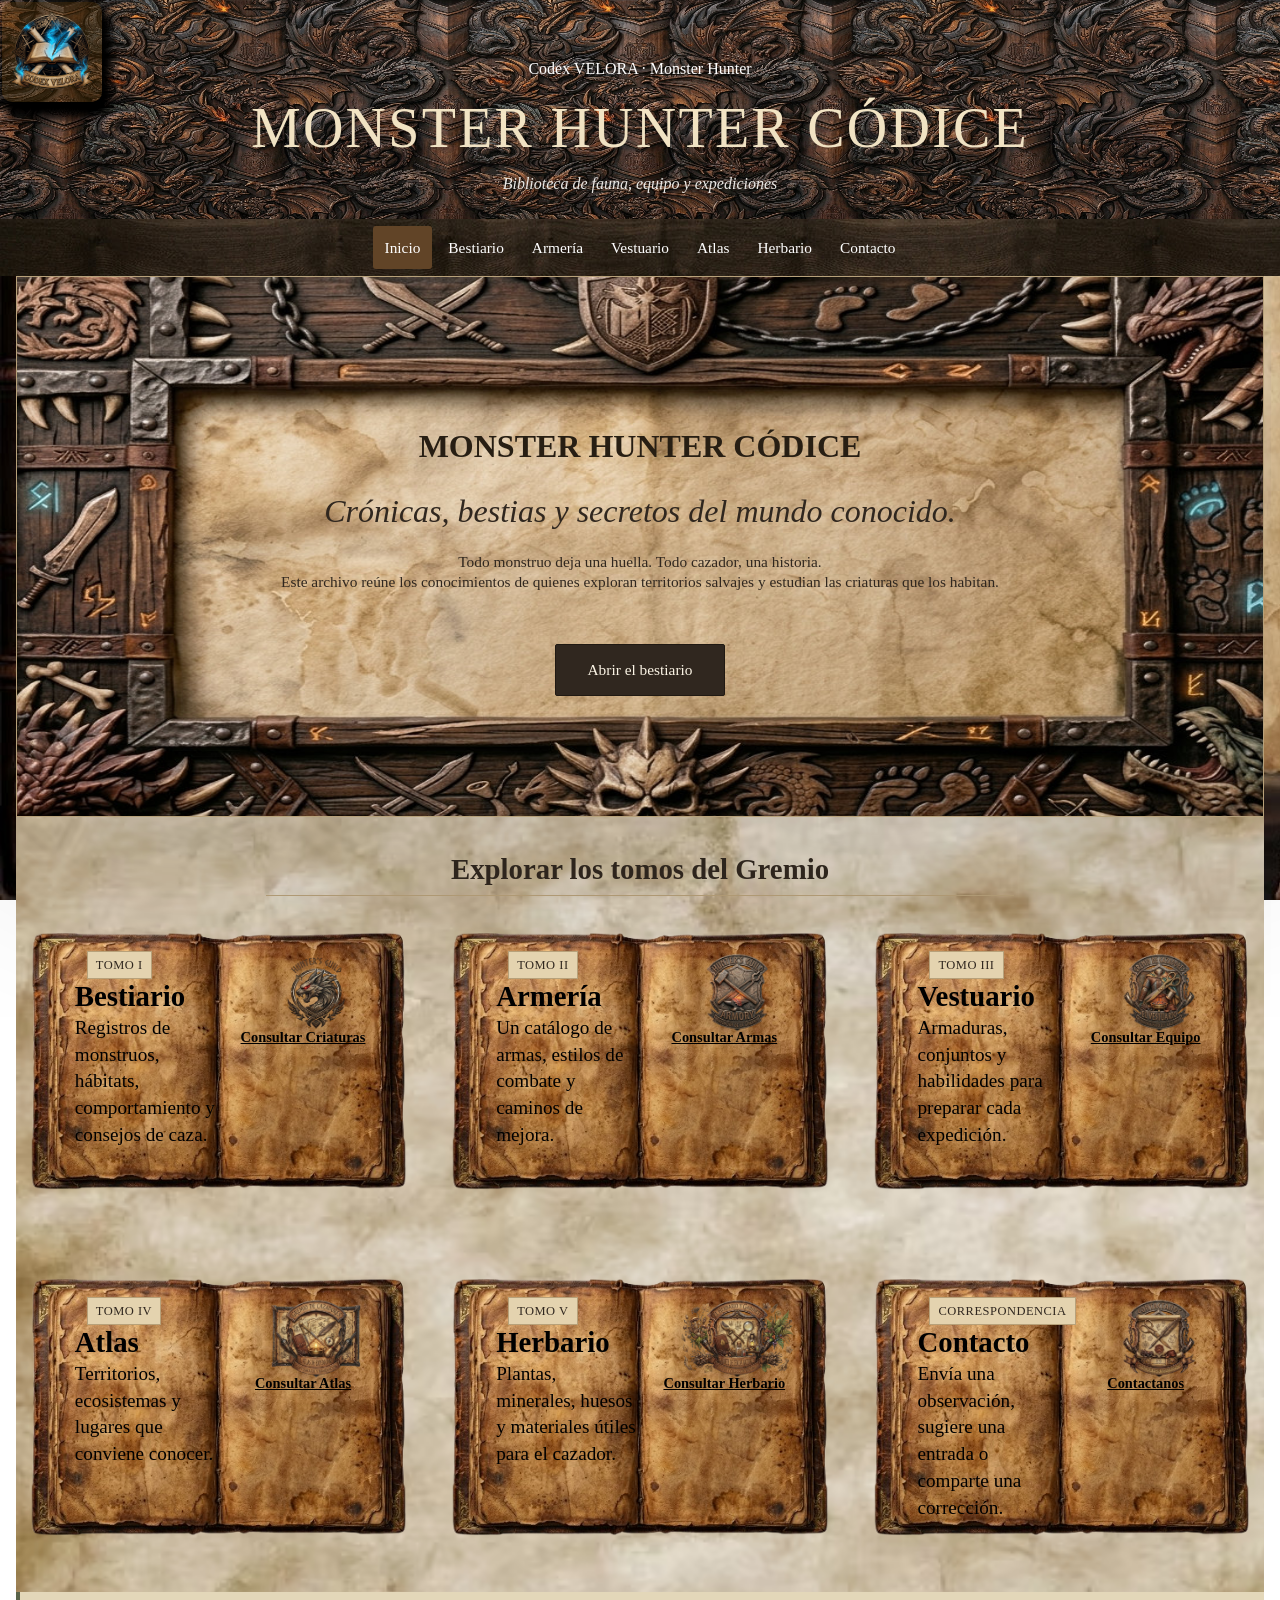
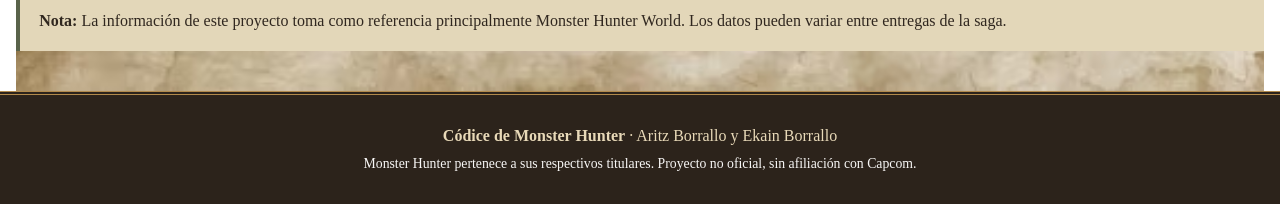
<file: index.html>
<!DOCTYPE html>
<html lang="es">
<!--CONFIGURACION-->

<head>
  <meta charset="utf-8">
  <meta name="viewport" content="width=device-width, initial-scale=1">
  <meta name="description"
    content="Todo lo que necesitas para entender Monster Hunter: bestiario, armeria, vestuario, herbario y atlas en un solo lugar.">
  <title>MONSTER HUNTER CÓDICE</title>
  <link rel="stylesheet" href="Diseño/Estilos/estilos.css">
  <link rel="stylesheet" href="Diseño/Estilos/propio.css">
  <link rel="icon" type="image/png" href="Media/Imagenes/Logo-Empresa.png">
</head>
<!--{PAGINA}-->

<body>
  <!-- ==========================================
                  ENCABEZADO
  ========================================== -->
  <a class="Logo-navegador" href="#contenido"><img src="Media/Imagenes/Logo-Empresa.png" alt="Logo de la Empresa"></a>
  <!-- ======================== TITULAR ======================== -->
  <header class="site-header">
    <div class="header-inner">
      <p class="eyebrow">Codex VELORA · Monster Hunter</p>
      <p class="site-title">MONSTER HUNTER CÓDICE</p>
      <p class="site-subtitle">Biblioteca de fauna, equipo y expediciones</p>
    </div>
  </header>
  <!-- ======================== MENU ======================== -->
  <nav class="site-nav" aria-label="Navegación principal">
    <div class="nav-inner">
      <a href="index.html" aria-current="page">Inicio</a>
      <a href="Web/Paginas/bestiario.html">Bestiario</a>
      <a href="Web/Paginas/armeria.html">Armería</a>
      <a href="Web/Paginas/vestuario.html">Vestuario</a>
      <a href="Web/Paginas/atlas.html">Atlas</a>
      <a href="Web/Paginas/herbario.html">Herbario</a>
      <a href="Web/Paginas/contacto.html">Contacto</a>
    </div>
  </nav>

  <!-- ==========================================
                  CUERPO
  ========================================== -->
  <main id="contenido">
    <!-- ======================== PANEL PRINCIPAL ======================== -->
    <section class="paper-panel hero panel">
      <h1 id="titulo-bajo">MONSTER HUNTER CÓDICE</h1>
      <p class="lead" id="subtitulo"><em>Crónicas, bestias y secretos del mundo conocido.</em></p>
      <p class="centro" id="texto-inicio">Todo monstruo deja una huella. Todo cazador, una historia. <br> Este archivo
        reúne los
        conocimientos de quienes
        exploran territorios salvajes y estudian las criaturas que los habitan.</p><br>
      <a class="button-link" href="Web/Paginas/bestiario.html">Abrir el bestiario</a>
    </section>
    <!-- ======================== LIBRERIA ======================== -->
    <h2 class="section-heading centro"> <br>Explorar los tomos del Gremio</h2>
    <section class="card-grid-libros" aria-label="Secciones del archivo">
      <article class="Fondo-libro"><span class="card-icon" aria-hidden="true"></span><span class="tomo">Tomo
          I</span>
        <h2>Bestiario</h2>
        <img class="iconos" src="Media/Imagenes/Bestiario-icono-new.png" alt="Icono del Bestiario">
        <p>Registros de monstruos, hábitats, comportamiento y consejos de caza.</p><a
          href="Web/Paginas/bestiario.html">Consultar Criaturas </a>
      </article>
      <article class="Fondo-libro"><span class="card-icon" aria-hidden="true"></span><span class="tomo">Tomo II</span>
        <h2>Armería</h2>
        <img class="iconos" src="Media/Imagenes/Armeria-icono.png" alt="Icono de la Armería">
        <p>Un catálogo de armas, estilos de combate y caminos de mejora.</p><a href="Web/Paginas/armeria.html">Consultar
          Armas </a>
      </article>
      <article class="Fondo-libro"><span class="card-icon" aria-hidden="true"></span><span class="tomo">Tomo
          III</span>
        <h2>Vestuario<br> </h2>
        <img class="iconos" src="Media/Imagenes/Vestuario-Gremio-icono.png" alt="Icono del Vestuario">
        <p>Armaduras, conjuntos y habilidades para preparar cada expedición.</p><a
          href="Web/Paginas/vestuario.html">Consultar Equipo</a><br>
      </article>
      <article class="Fondo-libro"><span class="card-icon" aria-hidden="true"></span><span class="tomo">Tomo
          IV</span>
        <h2>Atlas</h2>
        <img class="iconos" src="Media/Imagenes/Atlas-icono.png" alt="Icono del Atlas">
        <p>Territorios, ecosistemas y lugares que conviene conocer.</p><a href="Web/Paginas/atlas.html">Consultar
          Atlas</a>
      </article>
      <article class="Fondo-libro"><span class="card-icon" aria-hidden="true"></span><span class="tomo">Tomo V</span>
        <h2>Herbario <br></h2>
        <img class="iconos" src="Media/Imagenes/Herbario-Gabinete-icono.png" alt="Icono del Herbario">
        <p>Plantas, minerales, huesos y materiales útiles para el cazador.</p><a
          href="Web/Paginas/herbario.html">Consultar
          Herbario </a>
      </article>
      <article class="Fondo-libro"><span class="card-icon" aria-hidden="true"></span><span
          class="tomo">Correspondencia</span>
        <h2>Contacto</h2>
        <img class="iconos" src="Media/Imagenes/Contacto-icono.png" alt="Icono del Contacto">
        <p>Envía una observación, sugiere una entrada o comparte una corrección.</p><a
          href="Web/Paginas/contacto.html">Contactanos</a><br>
      </article>
    </section>
    <aside class="note"><strong>Nota:</strong> La información de este proyecto toma como referencia
      principalmente Monster Hunter World. Los datos pueden variar entre entregas de la saga.</aside>
  </main>

  <!-- ==========================================
                  FINAL
  ========================================== -->
  <footer class="site-footer">
    <div class="site-footer-inner">
      <p><strong>Códice de Monster Hunter</strong> · Aritz Borrallo y Ekain Borrallo</p>
      <p class="small-print2">Monster Hunter pertenece a sus respectivos titulares. Proyecto no oficial, sin afiliación
        con Capcom.</p>
    </div>
  </footer>
</body>

</html>
</file>
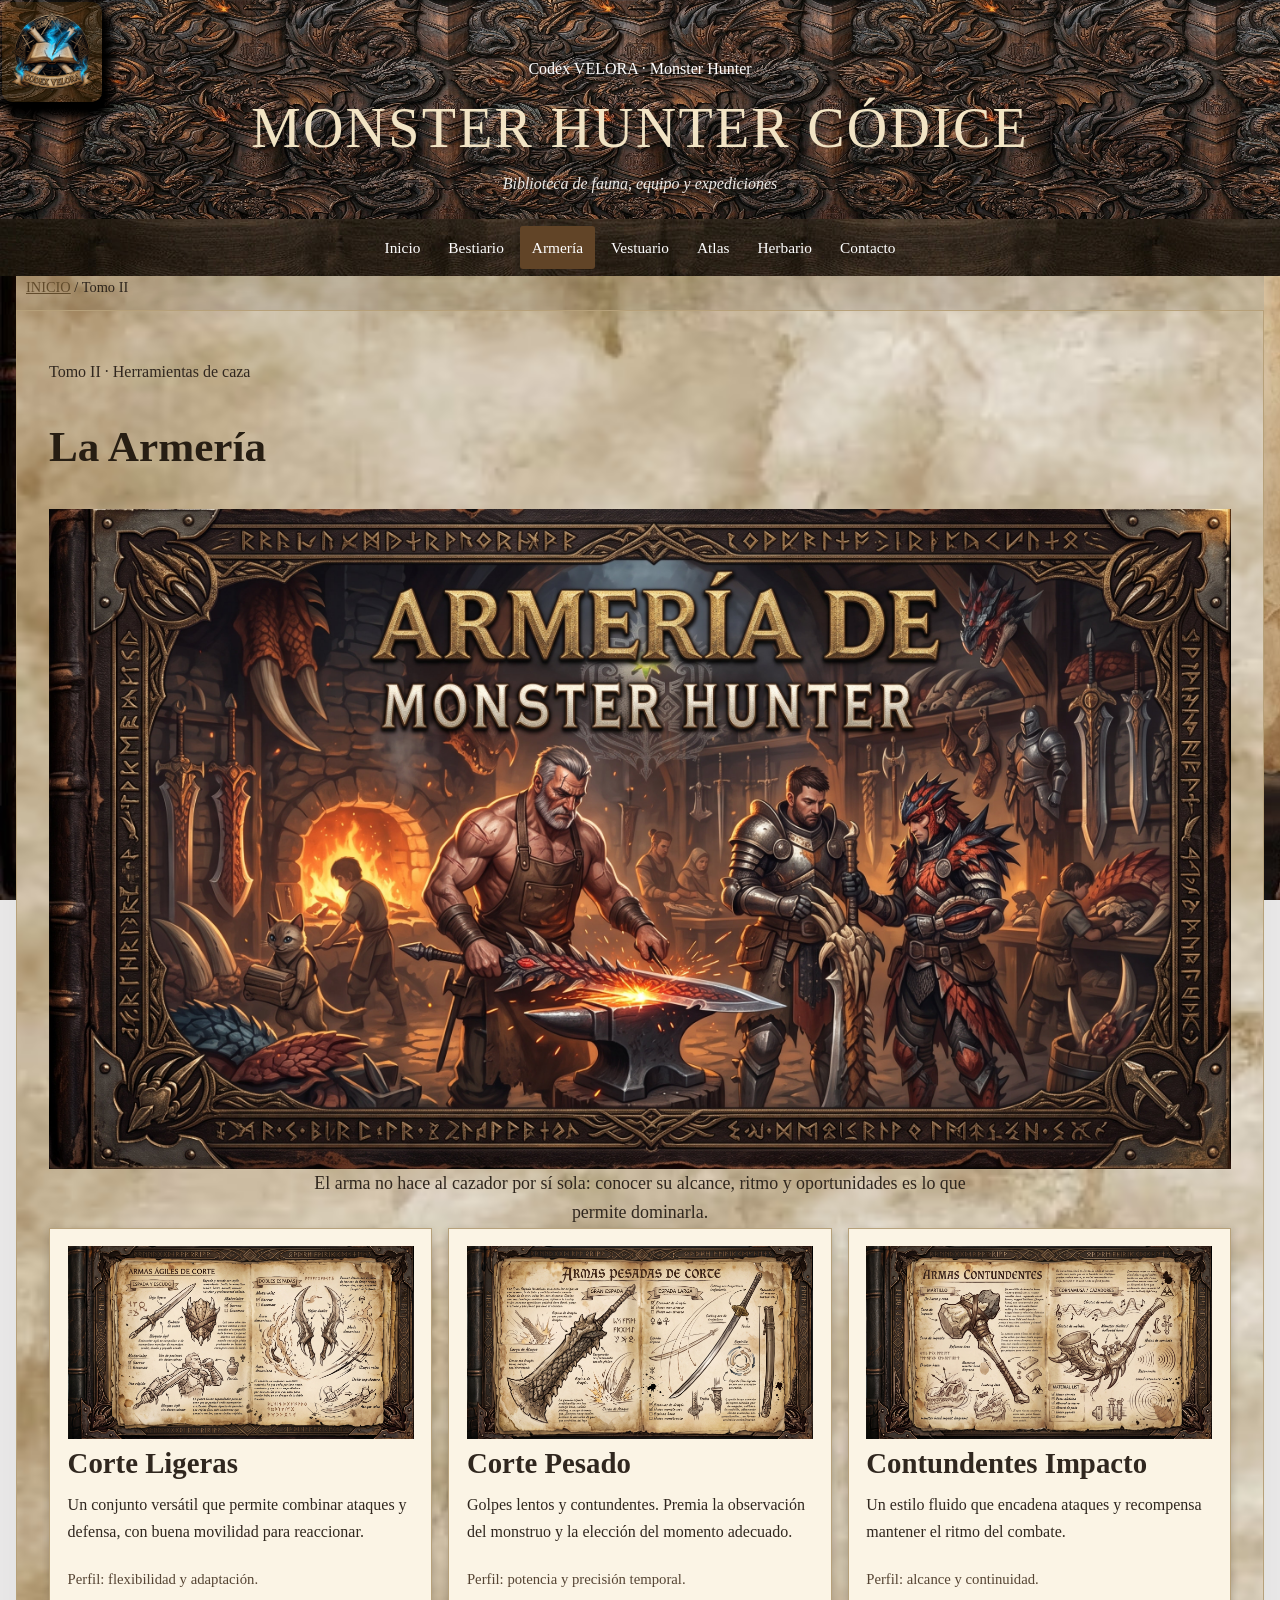
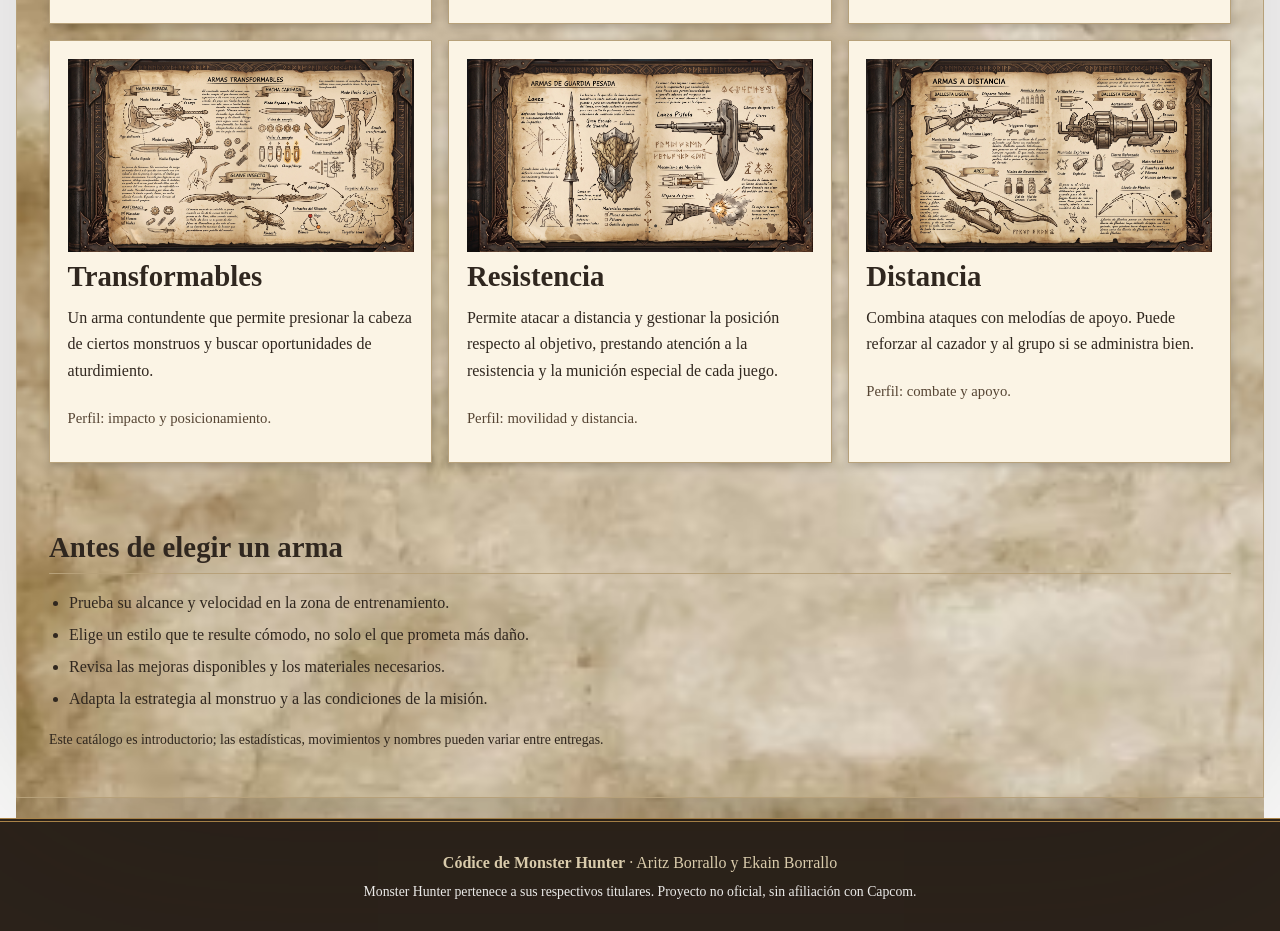
<file: Web/Paginas/armeria.html>
<!DOCTYPE html>
<html lang="es">
<!--CONFIGURACION-->

<head>
  <meta charset="utf-8">
  <meta name="viewport" content="width=device-width, initial-scale=1">
  <meta name="description"
    content="Descubre los tipos de armas de Monster Hunter, sus estilos de combate y ventajas antes de ir a una caceria.">
  <title>Armería | MONSTER HUNTER CÓDICE</title>
  <link rel="stylesheet" href="../../Diseño/Estilos/estilos.css">
  <link rel="stylesheet" href="../../Diseño/Estilos/propio.css">
  <link rel="icon" type="image/png" href="../../Media/Imagenes/Logo-Empresa.png">
</head>
<!--{PAGINA}-->

<body>
  <a class="Logo-navegador" href="#contenido"><img src="../../Media/Imagenes/Logo-Empresa.png" alt="Logo de la Empresa">
  </a>
  <header class="site-header">
    <div class="header-inner">
      <p class="eyebrow">Codex VELORA · Monster Hunter</p>
      <p class="site-title">MONSTER HUNTER CÓDICE</p>
      <p class="site-subtitle">Biblioteca de fauna, equipo y expediciones</p>
    </div>
  </header>
  <nav class="site-nav" aria-label="Navegación principal">
    <div class="nav-inner">
      <a href="../../index.html">Inicio</a>
      <a href="bestiario.html">Bestiario</a>
      <a href="armeria.html" aria-current="page">Armería</a>
      <a href="vestuario.html">Vestuario</a>
      <a href="atlas.html">Atlas</a>
      <a href="herbario.html">Herbario</a>
      <a href="contacto.html">Contacto</a>
    </div>
  </nav>

  <!-- ==========================================
                  CUERPO
  ========================================== -->
  <main id="contenido">
    <p class="breadcrumb"><a href="../../index.html">INICIO</a> / Tomo II</p>
    <section class="paper-panel">
      <!-- ======================== TITULAR ======================== -->
      <p class="eyebrow">Tomo II · Herramientas de caza</p>
      <h1>La Armería</h1>
      <!--|   PORTADA  |-->
      <div class="Portada">
        <img src="../../Media/Imagenes/Portada-Armeria.jpg" alt="Portada de la Armería">
      </div>
      <p class="lead">El arma no hace al cazador por sí sola: conocer su alcance, ritmo y oportunidades es lo que
        permite dominarla.</p>
      <!-- ======================== ARMAS ======================== -->
      <div class="card-grid">
        <!--|   ARMAS 1  |-->
        <article class="archive-card">
          <span class="card-icon" aria-hidden="true">
            <img src="../../Media/Imagenes/Armas-LigerasCorte.jpg" alt="Corte Ligeras">
          </span>
          <h2>Corte Ligeras</h2>
          <p>Un conjunto versátil que permite combinar ataques y defensa, con buena movilidad para reaccionar.</p>
          <p class="meta">Perfil: flexibilidad y adaptación.</p>
        </article>
        <!--|   ARMA 2  |-->
        <article class="archive-card">
          <span class="card-icon" aria-hidden="true">
            <img src="../../Media/Imagenes/Armas-PesadasCorte.jpg" alt="Corte Pesado">
          </span>
          <h2>Corte Pesado</h2>
          <p>Golpes lentos y contundentes. Premia la observación del monstruo y la elección del momento adecuado.</p>
          <p class="meta">Perfil: potencia y precisión temporal.</p>
        </article>
        <!--|   ARMAS 3  |-->
        <article class="archive-card">
          <span class="card-icon" aria-hidden="true">
            <img src="../../Media/Imagenes/Armas-Contundetes.jpg" alt="Contundentes">
          </span>
          <h2>Contundentes Impacto</h2>
          <p>Un estilo fluido que encadena ataques y recompensa mantener el ritmo del combate.</p>
          <p class="meta">Perfil: alcance y continuidad.</p>
        </article>
        <!--|   ARMAS 4  |-->
        <article class="archive-card">
          <span class="card-icon" aria-hidden="true">
            <img src="../../Media/Imagenes/Armas-Transformables.jpg" alt="Transformables">
          </span>
          <h2>Transformables</h2>
          <p>Un arma contundente que permite presionar la cabeza de ciertos monstruos y buscar oportunidades de
            aturdimiento.</p>
          <p class="meta">Perfil: impacto y posicionamiento.</p>
        </article>
        <!--|   ARMAS 5  |-->
        <article class="archive-card">
          <span class="card-icon" aria-hidden="true">
            <img src="../../Media/Imagenes//Armas-Resistencia.jpg" alt="Resistencia">
          </span>
          <h2>Resistencia</h2>
          <p>Permite atacar a distancia y gestionar la posición respecto al objetivo, prestando atención a la
            resistencia y la munición especial de cada juego.</p>
          <p class="meta">Perfil: movilidad y distancia.</p>
        </article>
        <!--|   ARMA 6  |-->
        <article class="archive-card">
          <span class="card-icon" aria-hidden="true">
            <img src="../../Media/Imagenes//Armas-Distancia.jpg" alt="Distancia">
          </span>
          <h2>Distancia</h2>
          <p>Combina ataques con melodías de apoyo. Puede reforzar al cazador y al grupo si se administra bien.</p>
          <p class="meta">Perfil: combate y apoyo.</p>
        </article>
      </div>
      <h2 class="section-heading"> <br>Antes de elegir un arma</h2>
      <ul class="detail-list">
        <li>Prueba su alcance y velocidad en la zona de entrenamiento.</li>
        <li>Elige un estilo que te resulte cómodo, no solo el que prometa más daño.</li>
        <li>Revisa las mejoras disponibles y los materiales necesarios.</li>
        <li>Adapta la estrategia al monstruo y a las condiciones de la misión.</li>
      </ul>
      <p class="small-print">Este catálogo es introductorio; las estadísticas, movimientos y nombres pueden variar entre
        entregas.</p>
    </section>
  </main>
  <footer class="site-footer">
    <div class="site-footer-inner">
      <p><strong>Códice de Monster Hunter</strong> · Aritz Borrallo y Ekain Borrallo</p>
      <p class="small-print2">Monster Hunter pertenece a sus respectivos titulares. Proyecto no oficial, sin afiliación
        con Capcom.</p>
    </div>
  </footer>
</body>

</html>
</file>
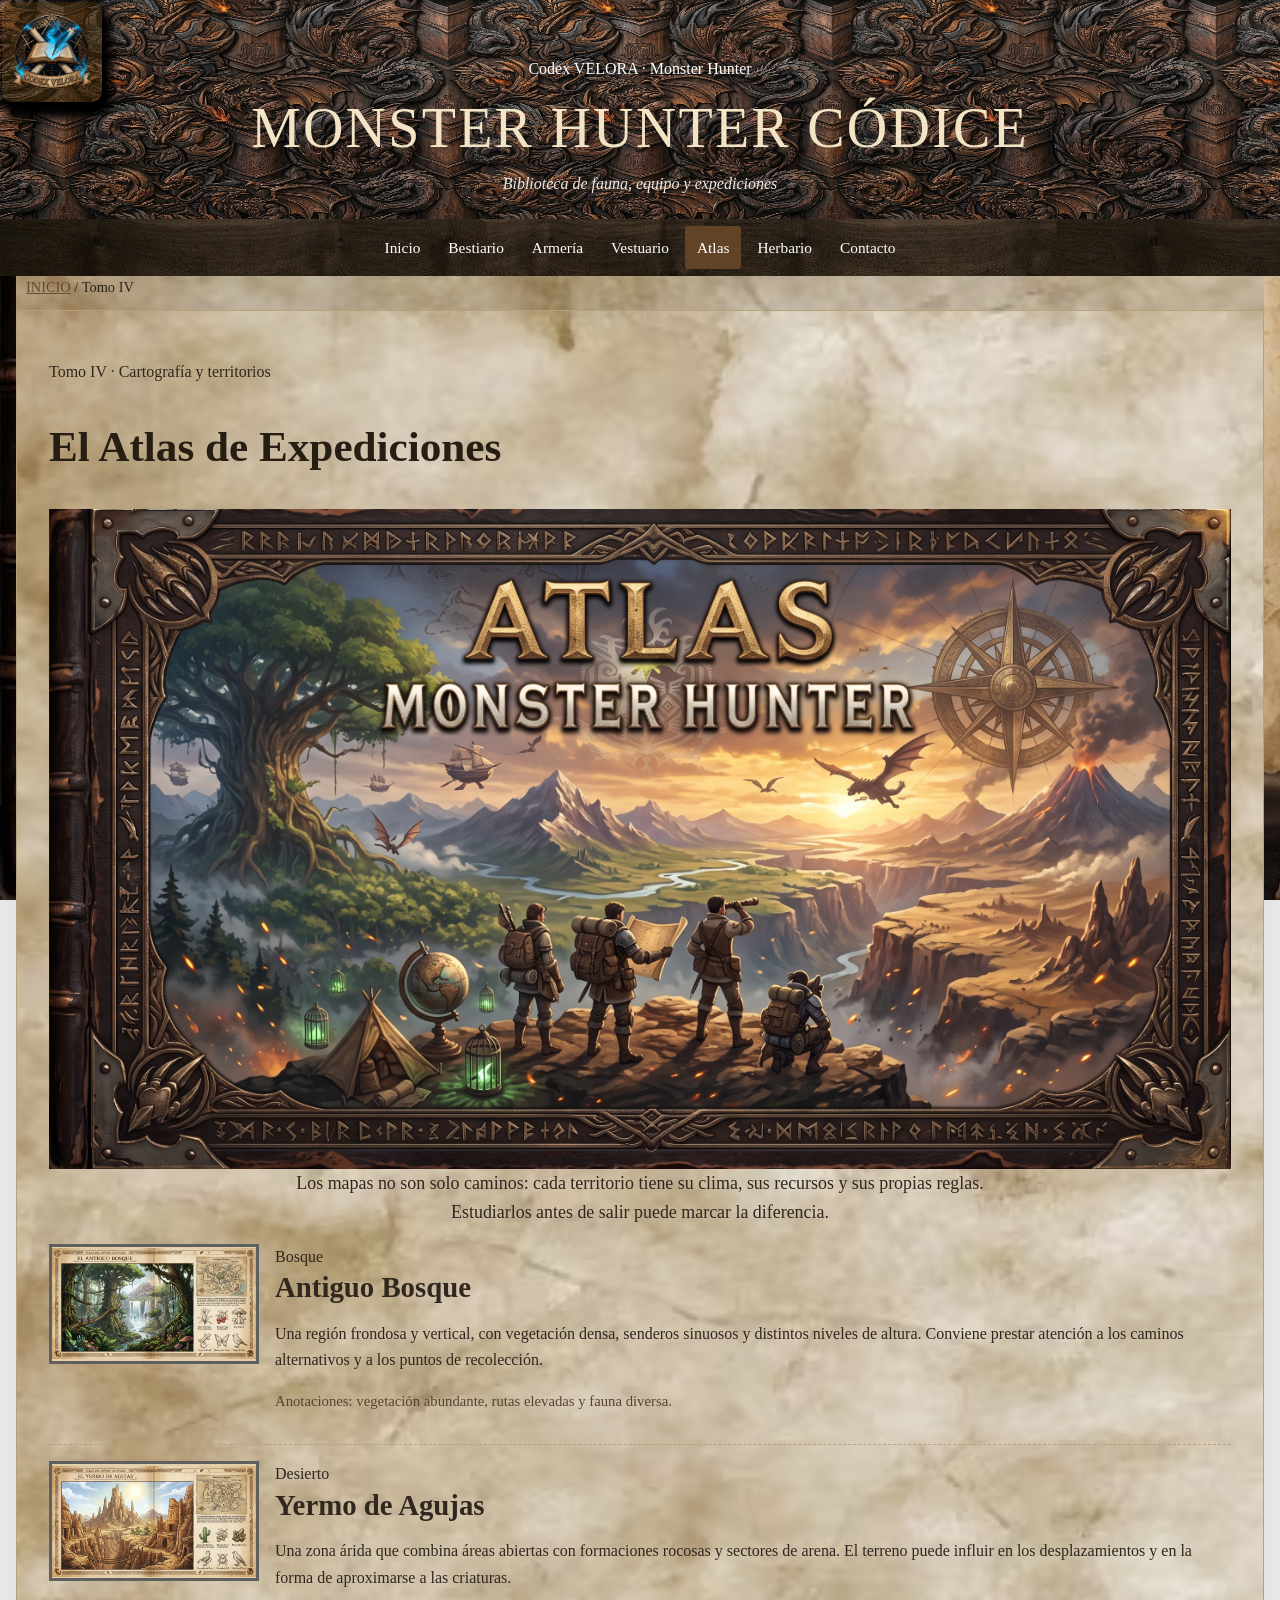
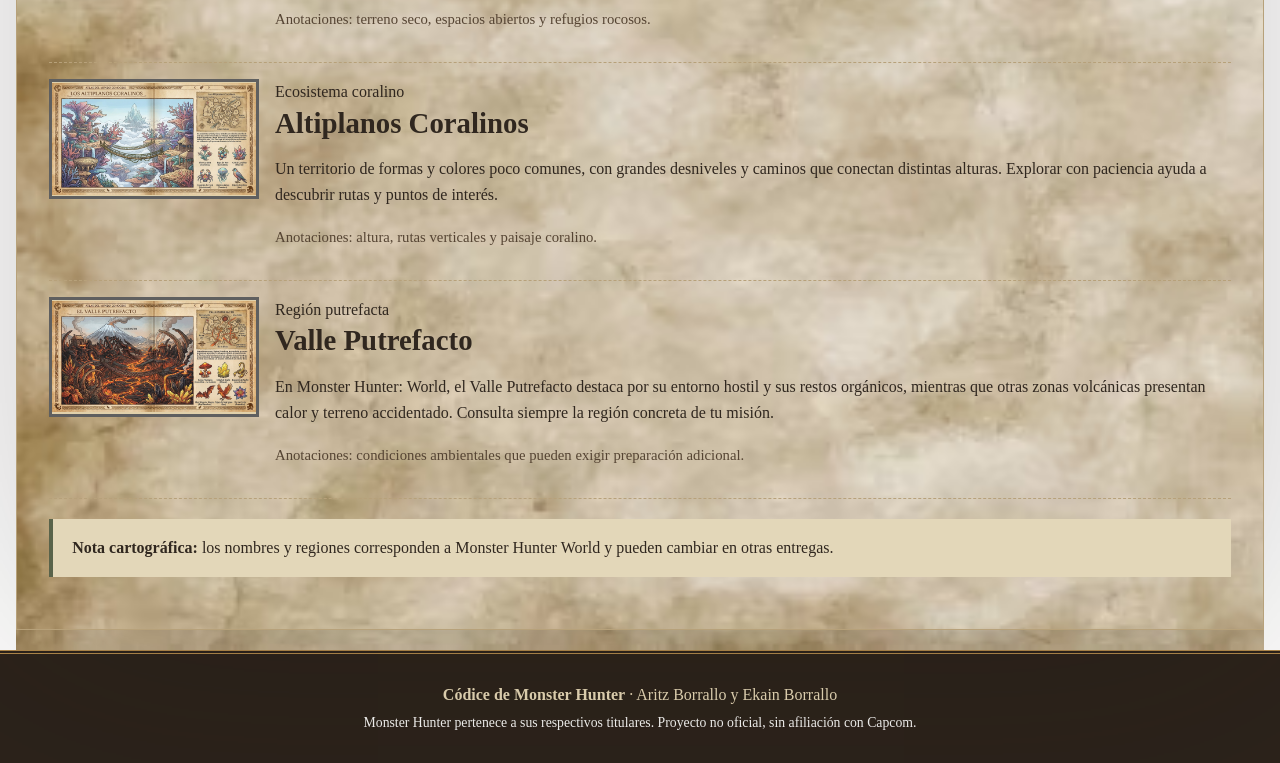
<file: Web/Paginas/atlas.html>
<!DOCTYPE html>
<html lang="es">
<!--CONFIGURACION-->

<head>
  <meta charset="utf-8">
  <meta name="viewport" content="width=device-width, initial-scale=1">
  <meta name="description"
    content="Conoce los biomas de Monster Hunter y descubre qué recursos y criaturas puedes encontrar en cada lugar.">
  <title>Atlas de Expediciones | MONSTER HUNTER CÓDICE</title>
  <link rel="stylesheet" href="../../Diseño/Estilos/estilos.css">
  <link rel="stylesheet" href="../../Diseño/Estilos/propio.css">
  <link rel="icon" type="image/png" href="../../Media/Imagenes/Logo-Empresa.png">
</head>
<!--{PAGINA}-->

<body>
  <!-- ==========================================
                    ENCABEZADO
    ========================================== -->
  <a class="Logo-navegador" href="#contenido"><img src="../../Media/Imagenes/Logo-Empresa.png"
      alt="Logo de la Empresa"></a>
  <header class="site-header">
    <div class="header-inner">
      <p class="eyebrow">Codex VELORA · Monster Hunter</p>
      <p class="site-title">MONSTER HUNTER CÓDICE</p>
      <p class="site-subtitle">Biblioteca de fauna, equipo y expediciones</p>
    </div>
  </header>
  <nav class="site-nav" aria-label="Navegación principal">
    <div class="nav-inner">
      <a href="../../index.html">Inicio</a>
      <a href="bestiario.html">Bestiario</a>
      <a href="armeria.html">Armería</a>
      <a href="vestuario.html">Vestuario</a>
      <a href="atlas.html" aria-current="page">Atlas</a>
      <a href="herbario.html">Herbario</a>
      <a href="contacto.html">Contacto</a>
    </div>
  </nav>

  <!-- ==========================================
                  CUERPO
  ========================================== -->
  <main id="contenido">
    <p class="breadcrumb"><a href="../../index.html">INICIO</a> / Tomo IV</p>
    <section class="paper-panel">
      <!-- ======================== TITULAR ======================== -->
      <p class="eyebrow">Tomo IV · Cartografía y territorios</p>
      <h1>El Atlas de Expediciones</h1>
      <!--|   PORTADA  |-->
      <div class="Portada">
        <img src="../../Media/Imagenes/Portada-Atlas.jpg" alt="Portada del Atlas">
      </div>
      <p class="lead">Los mapas no son solo caminos: cada territorio tiene su clima, sus recursos y sus propias reglas.
        Estudiarlos antes de salir puede marcar la diferencia.</p>
      <!-- ======================== LUGARES ======================== -->
      <!--|   MAPA_BOSQUE  |-->
      <article class="entry">
        <div class="entry-symbol" aria-hidden="true">
          <img src="../../Media/Imagenes/Mapa-Bosque.jpg" alt="Mapa del Bosque">
        </div>
        <div>
          <span class="tag">Bosque </span>
          <h2>Antiguo Bosque </h2>
          <p>Una región frondosa y vertical, con vegetación densa, senderos sinuosos y distintos niveles de altura.
            Conviene prestar atención a los caminos alternativos y a los puntos de recolección.</p>
          <p class="meta">Anotaciones: vegetación abundante, rutas elevadas y fauna diversa.</p>
        </div>
      </article>
      <!--|   MAPA_DESIERTO  |-->
      <article class="entry">
        <div class="entry-symbol" aria-hidden="true">
          <img src="../../Media/Imagenes/Mapa-Desierto.jpg" alt="Mapa del Desierto">
        </div>
        <div>
          <span class="tag">Desierto </span>
          <h2>Yermo de Agujas </h2>
          <p>Una zona árida que combina áreas abiertas con formaciones rocosas y sectores de arena. El terreno puede
            influir en los desplazamientos y en la forma de aproximarse a las criaturas.</p>
          <p class="meta">Anotaciones: terreno seco, espacios abiertos y refugios rocosos.</p>
        </div>
      </article>
      <!--|   MAPA_ECOSISTEMA-CORAL  |-->
      <article class="entry">
        <div class="entry-symbol" aria-hidden="true">
          <img src="../../Media/Imagenes/Mapa-Coral.jpg" alt="Mapa del Ecosistema Coralino">
        </div>
        <div>
          <span class="tag">Ecosistema coralino
          </span>
          <h2>Altiplanos Coralinos</h2>
          <p>Un territorio de formas y colores poco comunes, con grandes desniveles y caminos que conectan distintas
            alturas. Explorar con paciencia ayuda a descubrir rutas y puntos de interés.</p>
          <p class="meta">Anotaciones: altura, rutas verticales y paisaje coralino.</p>
        </div>
      </article>
      <!--|   MAPA_ZONA-VOLCANICA  |-->
      <article class="entry">
        <div class="entry-symbol" aria-hidden="true">
          <img src="../../Media/Imagenes/Mapa-Volcan.jpg" alt="Mapa de la Zona Volcánica">
        </div>
        <div>
          <span class="tag">Región putrefacta </span>
          <h2>Valle Putrefacto</h2>
          <p>En Monster Hunter: World, el Valle Putrefacto destaca por su entorno hostil y sus restos orgánicos,
            mientras que otras zonas volcánicas presentan calor y terreno accidentado. Consulta siempre la región
            concreta de tu misión.</p>
          <p class="meta">Anotaciones: condiciones ambientales que pueden exigir preparación adicional.</p>
        </div>
      </article>
      <aside class="note"><strong>Nota cartográfica:</strong> los nombres y regiones corresponden a Monster Hunter
        World y pueden cambiar en otras entregas.
      </aside>
    </section>
  </main>
  <!-- ==========================================
                    FINAL
    ========================================== -->
  <footer class="site-footer">
    <div class="site-footer-inner">
      <p><strong>Códice de Monster Hunter</strong> · Aritz Borrallo y Ekain Borrallo</p>
      <p class="small-print2">Monster Hunter pertenece a sus respectivos titulares. Proyecto no oficial, sin afiliación
        con Capcom.</p>
    </div>
  </footer>
</body>

</html>
</file>
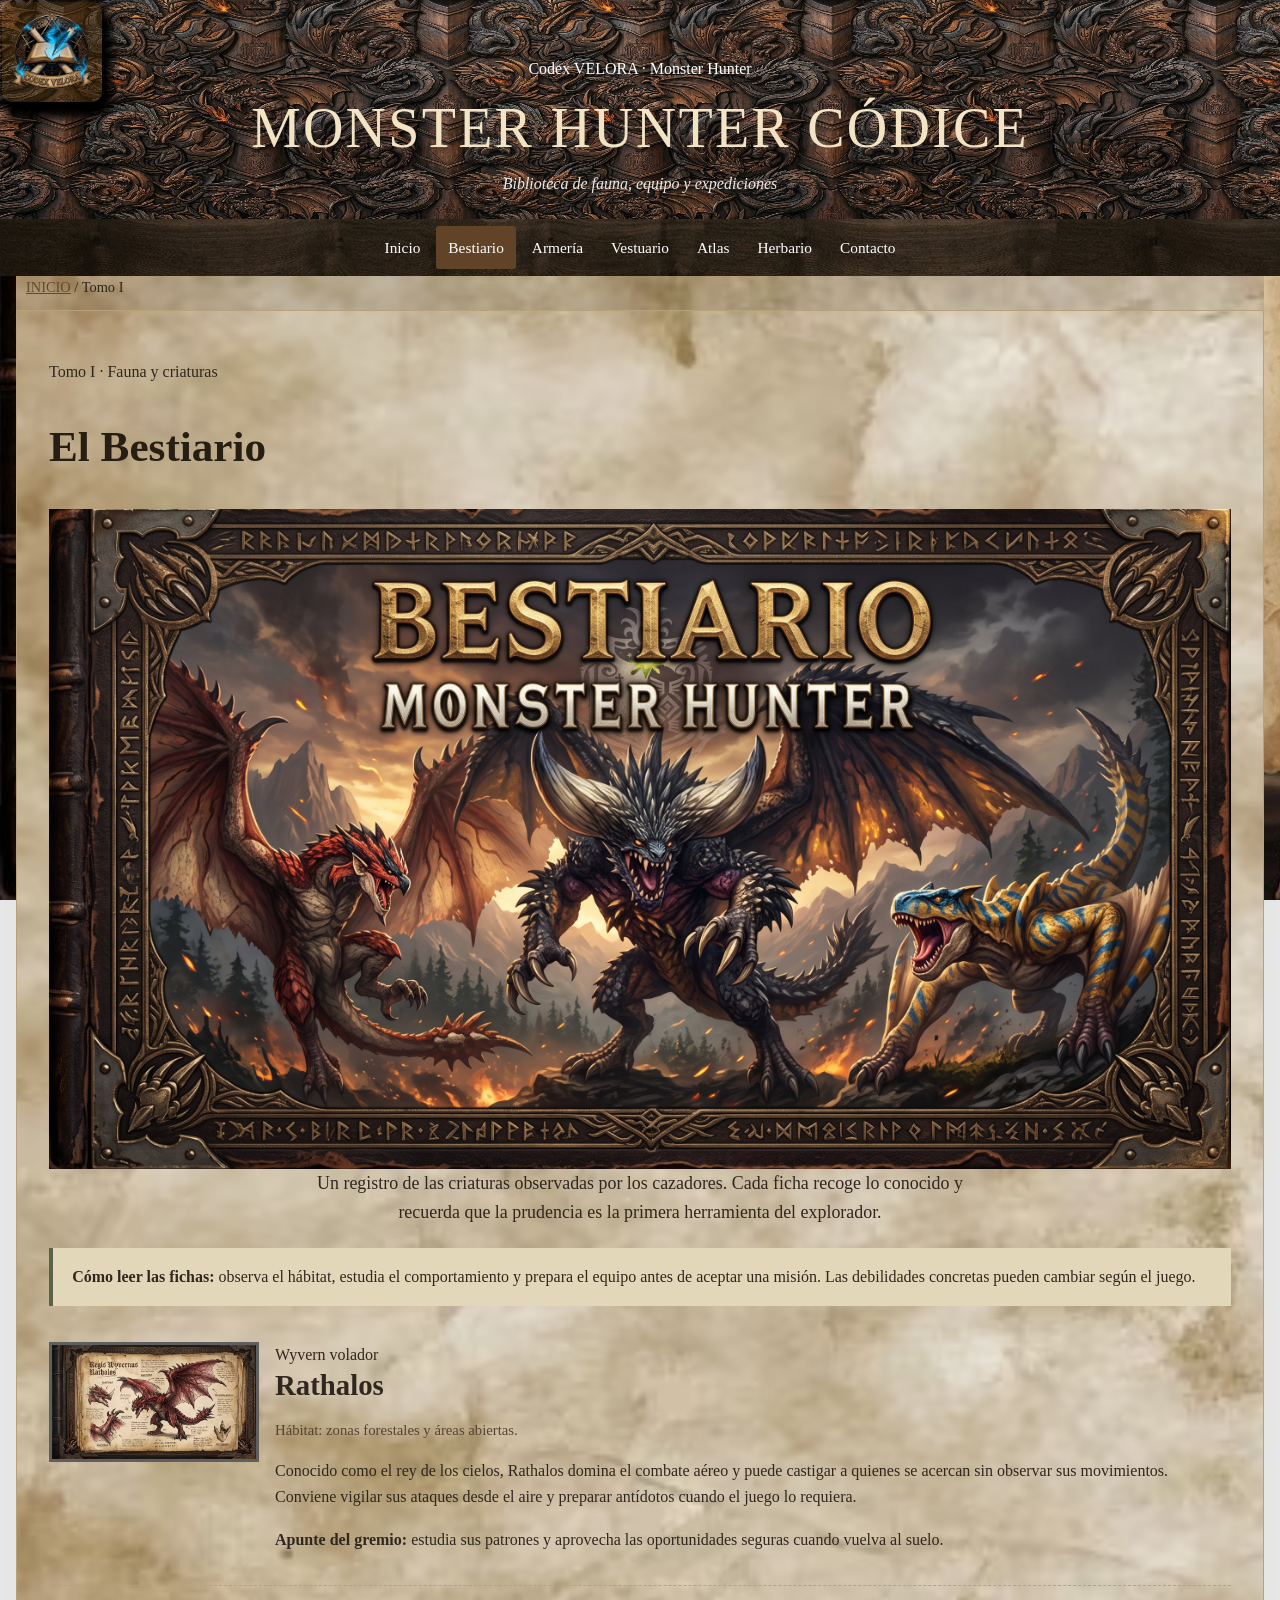
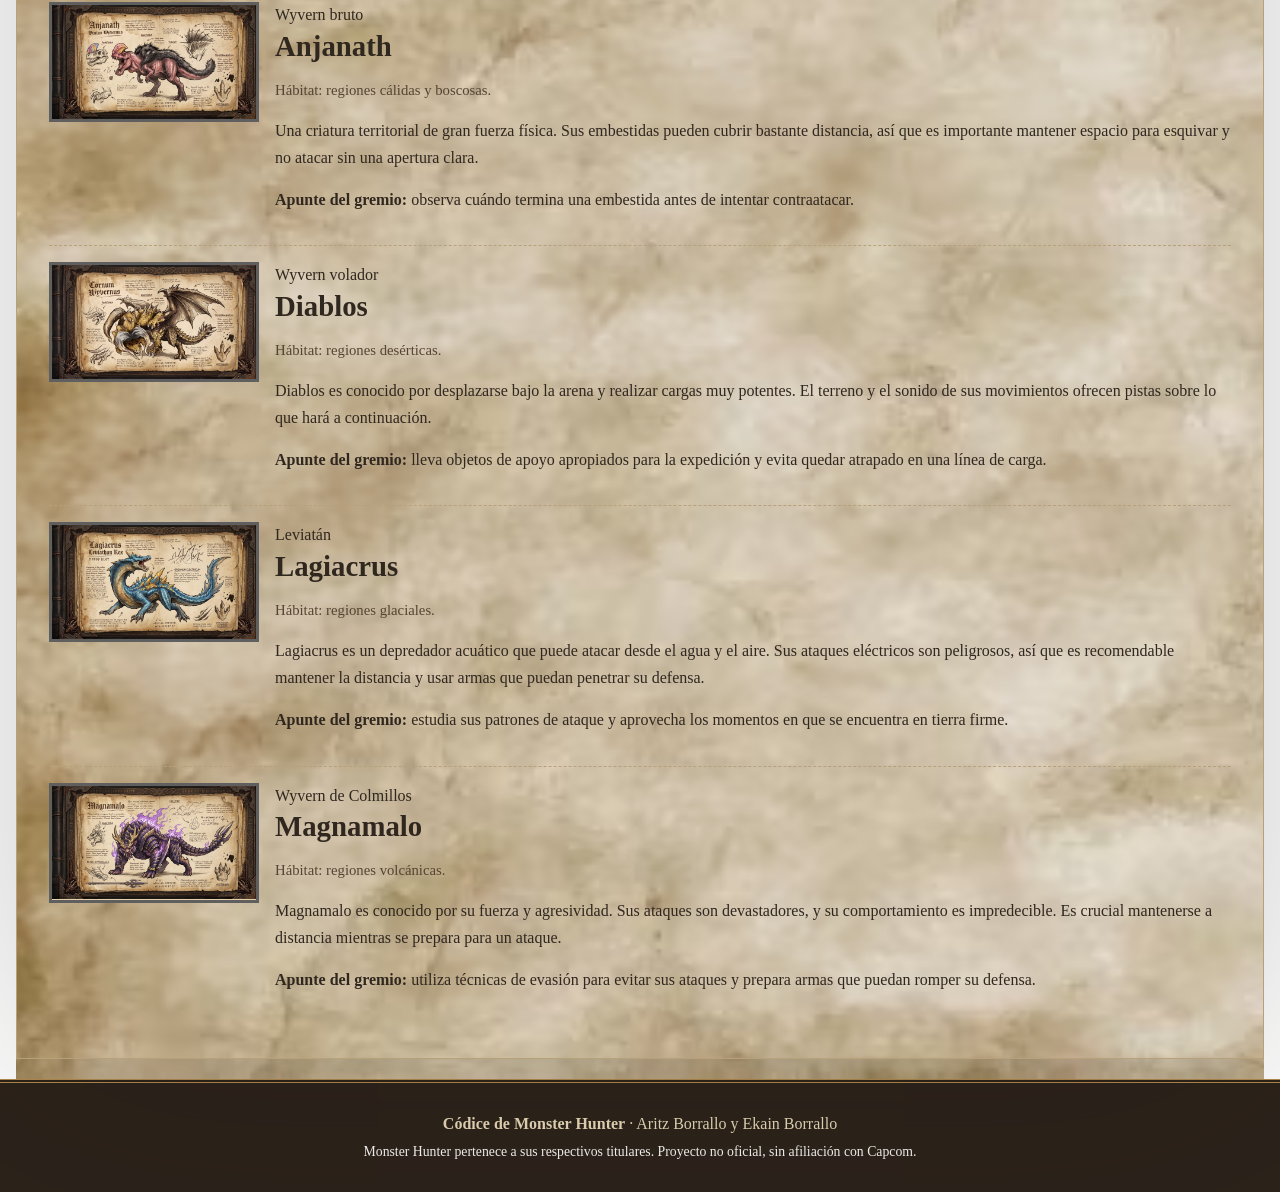
<file: Web/Paginas/bestiario.html>
<!DOCTYPE html>
<html lang="es">
<!--CONFIGURACION-->

<head>
  <meta charset="utf-8">
  <meta name="viewport" content="width=device-width, initial-scale=1">
  <meta name="description"
    content="Consulta monstruos, sus spawns, debilidades y consejos básicos para preparar las cacerías.">
  <title>Bestiario | MONSTER HUNTER CÓDICE</title>
  <link rel="stylesheet" href="../../Diseño/Estilos/estilos.css">
  <link rel="stylesheet" href="../../Diseño/Estilos/propio.css">
  <link rel="icon" type="image/png" href="../../Media/Imagenes/Logo-Empresa.png">
</head>
<!--{PAGINA}-->

<body>
  <!-- ==========================================
                    ENCABEZADO
    ========================================== -->
  <a class="Logo-navegador" href="#contenido"><img src="../../Media/Imagenes/Logo-Empresa.png" alt="Logo de la Empresa">
  </a>
  <!-- ======================== TITULAR ======================== -->
  <header class="site-header">
    <div class="header-inner">
      <p class="eyebrow">Codex VELORA · Monster Hunter</p>
      <p class="site-title">MONSTER HUNTER CÓDICE</p>
      <p class="site-subtitle">Biblioteca de fauna, equipo y expediciones</p>
    </div>
  </header>
  <!-- ======================== MENU ======================== -->
  <nav class="site-nav" aria-label="Navegación principal">
    <div class="nav-inner">
      <a href="../../index.html">Inicio</a>
      <a href="bestiario.html" aria-current="page">Bestiario</a>
      <a href="armeria.html">Armería</a>
      <a href="vestuario.html">Vestuario</a>
      <a href="atlas.html">Atlas</a>
      <a href="herbario.html">Herbario</a>
      <a href="contacto.html">Contacto</a>
    </div>
  </nav>
  <!-- ==========================================
                  CUERPO
  ========================================== -->
  <main id="contenido">
    <p class="breadcrumb"><a href="../../index.html">INICIO</a> / Tomo I</p>
    <section class="paper-panel">
      <!-- ======================== TITULAR ======================== -->
      <p class="eyebrow">Tomo I · Fauna y criaturas</p>
      <h1>El Bestiario</h1>
      <!--|   PORTADA  |-->
      <div class="Portada">
        <img src="../../Media/Imagenes/Portada-Bestiario.jpg" alt="Portada del Bestiario">
      </div>
      <p class="lead">Un registro de las criaturas observadas por los cazadores. Cada ficha recoge lo conocido y
        recuerda que la prudencia es la primera herramienta del explorador.</p>
      <div class="note"><strong>Cómo leer las fichas:</strong> observa el hábitat, estudia el comportamiento y prepara
        el equipo antes de aceptar una misión. Las debilidades concretas pueden cambiar según el juego.</div>
      <!-- ======================== MONSTRUOS ======================== -->
      <!--|   MONSTRUO 1  |-->
      <article class="entry">
        <div class="entry-symbol" aria-hidden="true">
          <img src="../../Media/Imagenes/Bestiario-Rathalos.jpg" alt="Rathalos">
        </div>
        <div><span class="tag">Wyvern volador</span>
          <h2>Rathalos</h2>
          <p class="meta">Hábitat: zonas forestales y áreas abiertas.</p>
          <p>Conocido como el rey de los cielos, Rathalos domina el combate aéreo y puede castigar a quienes se acercan
            sin observar sus movimientos. Conviene vigilar sus ataques desde el aire y preparar antídotos cuando el
            juego lo requiera.</p>
          <p><strong>Apunte del gremio:</strong> estudia sus patrones y aprovecha las oportunidades seguras cuando
            vuelva al suelo.</p>
        </div>
      </article>
      <!--|   MONSTRUO 2  |-->
      <article class="entry">
        <div class="entry-symbol" aria-hidden="true">
          <img src="../../Media/Imagenes/Bestiario-Anjanath.jpg" alt="Anjanath">
        </div>
        <div><span class="tag">Wyvern bruto</span>
          <h2>Anjanath</h2>
          <p class="meta">Hábitat: regiones cálidas y boscosas.</p>
          <p>Una criatura territorial de gran fuerza física. Sus embestidas pueden cubrir bastante distancia, así que es
            importante mantener espacio para esquivar y no atacar sin una apertura clara.</p>
          <p><strong>Apunte del gremio:</strong> observa cuándo termina una embestida antes de intentar contraatacar.
          </p>
        </div>
      </article>
      <!--|   MONSTRUO 3  |-->
      <article class="entry">
        <div class="entry-symbol" aria-hidden="true">
          <img src="../../Media/Imagenes/Bestiario-Diablos.jpg" alt="Diablos">
        </div>
        <div><span class="tag">Wyvern volador</span>
          <h2>Diablos</h2>
          <p class="meta">Hábitat: regiones desérticas.</p>
          <p>Diablos es conocido por desplazarse bajo la arena y realizar cargas muy potentes. El terreno y el sonido de
            sus movimientos ofrecen pistas sobre lo que hará a continuación.</p>
          <p><strong>Apunte del gremio:</strong> lleva objetos de apoyo apropiados para la expedición y evita quedar
            atrapado en una línea de carga.</p>
        </div>
      </article>
      <!--|   MONSTRUO 4  |-->
      <article class="entry">
        <div class="entry-symbol" aria-hidden="true">
          <img src="../../Media/Imagenes/Bestiario-Lagiacrus.jpg" alt="Lagiacrus">
        </div>
        <div><span class="tag">Leviatán</span>
          <h2>Lagiacrus</h2>
          <p class="meta">Hábitat: regiones glaciales.</p>
          <p>Lagiacrus es un depredador acuático que puede atacar desde el agua y el aire. Sus ataques eléctricos son
            peligrosos, así que es recomendable mantener la distancia y usar armas que puedan penetrar su defensa.</p>
          <p><strong>Apunte del gremio:</strong> estudia sus patrones de ataque y aprovecha los momentos en que se
            encuentra en tierra firme.</p>
        </div>
      </article>
      <!--|   MONSTRUO 5  |-->
      <article class="entry">
        <div class="entry-symbol" aria-hidden="true">
          <img src="../../Media/Imagenes/Bestiario-Magnamalo.jpg" alt="Magnamalo">
        </div>
        <div><span class="tag">Wyvern de Colmillos</span>
          <h2>Magnamalo</h2>
          <p class="meta">Hábitat: regiones volcánicas.</p>
          <p>Magnamalo es conocido por su fuerza y agresividad. Sus ataques son devastadores, y su comportamiento es
            impredecible. Es crucial mantenerse a distancia mientras se prepara para un ataque.</p>
          <p><strong>Apunte del gremio:</strong> utiliza técnicas de evasión para evitar sus ataques y prepara armas que
            puedan romper su defensa.</p>
        </div>
      </article>
    </section>
  </main>
  <!-- ==========================================
                    FINAL
    ========================================== -->
  <footer class="site-footer">
    <div class="site-footer-inner">
      <p><strong>Códice de Monster Hunter</strong> · Aritz Borrallo y Ekain Borrallo</p>
      <p class="small-print2">Monster Hunter pertenece a sus respectivos titulares. Proyecto no oficial, sin afiliación
        con Capcom.</p>
    </div>
  </footer>
</body>

</html>
</file>
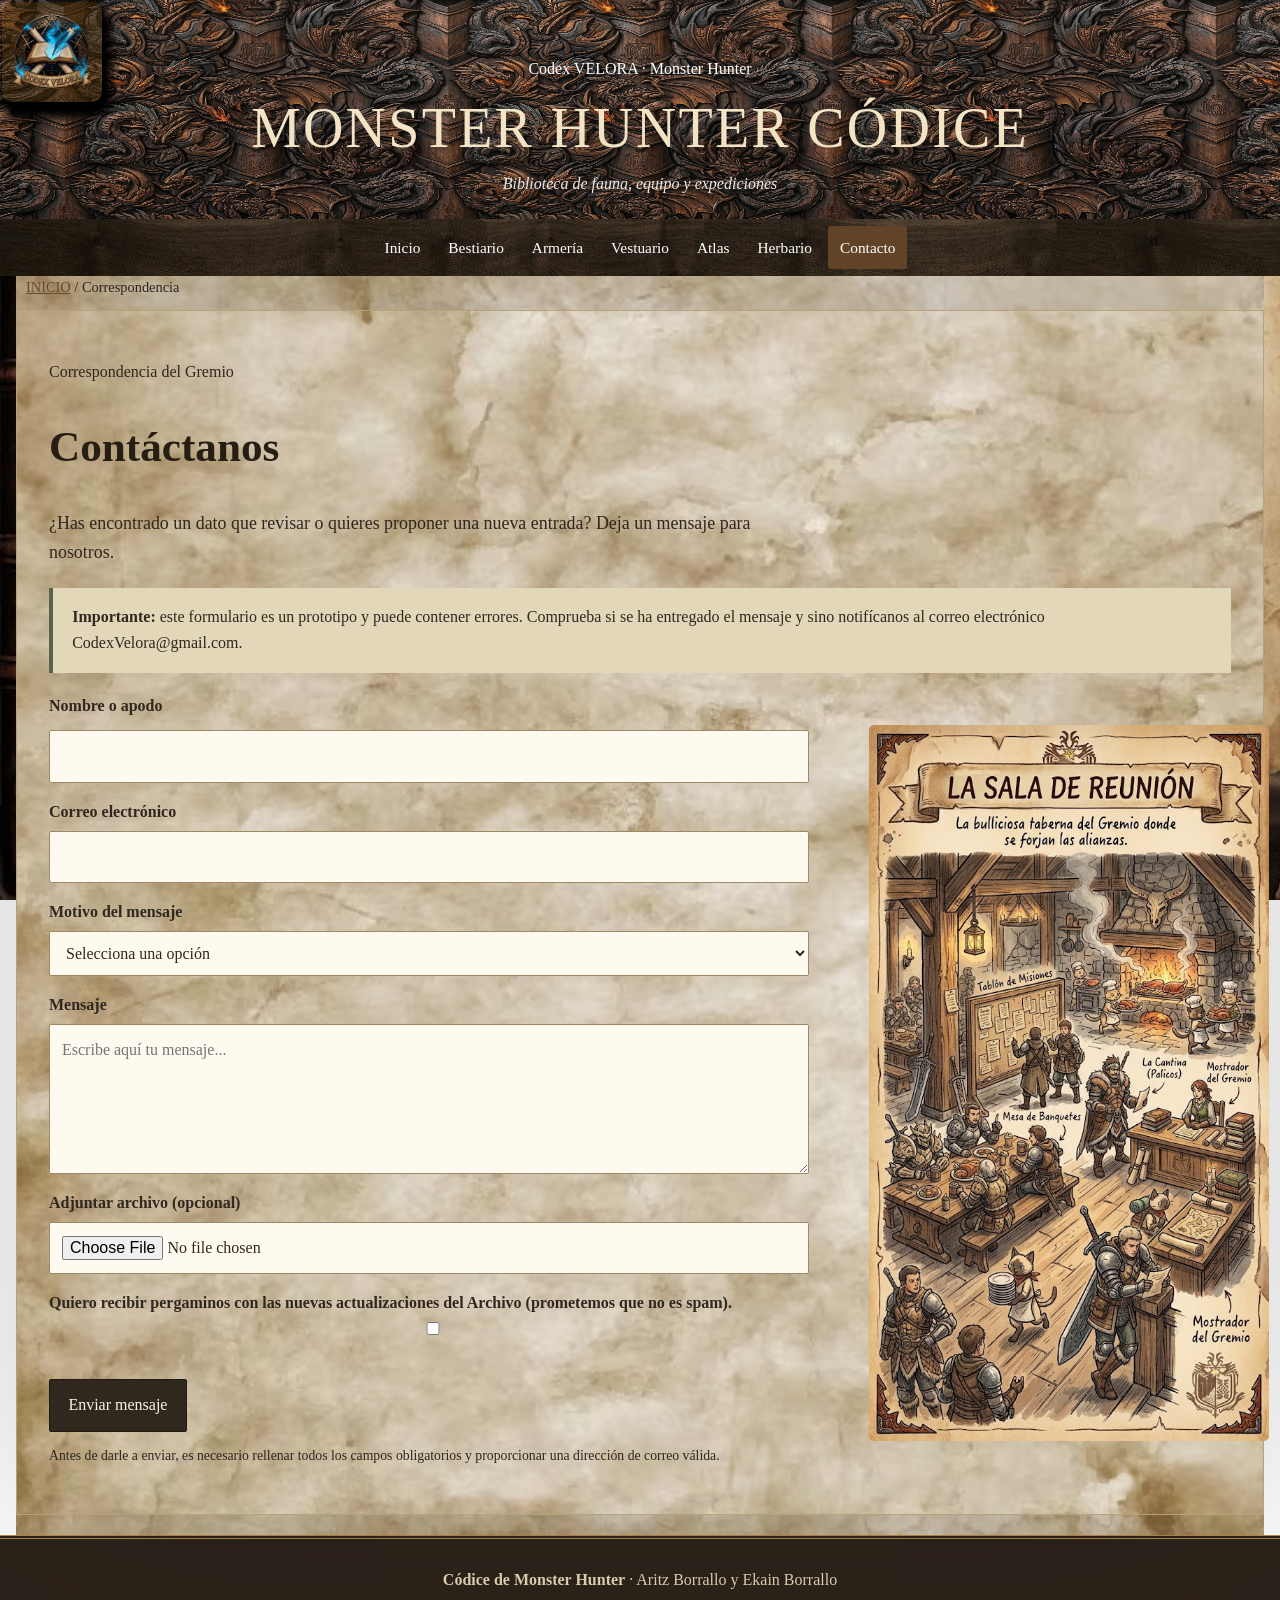
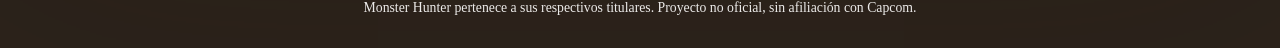
<file: Web/Paginas/contacto.html>
<!DOCTYPE html>
<html lang="es">
<!--CONFIGURACION-->

<head>
  <meta charset="utf-8">
  <meta name="viewport" content="width=device-width, initial-scale=1">
  <meta name="description" content="Contacta con nosotros por si tienes alguna duda sobre Monster Hunter.">
  <title>Contacto | MONSTER HUNTER CÓDICE</title>
  <link rel="stylesheet" href="../../Diseño/Estilos/estilos.css">
  <link rel="stylesheet" href="../../Diseño/Estilos/propio.css">
  <link rel="icon" type="image/png" href="../../Media/Imagenes/Logo-Empresa.png">
</head>
<!--{PAGINA}-->

<body>
  <a class="Logo-navegador" href="#contenido"><img src="../../Media/Imagenes/Logo-Empresa.png" alt="Logo de la Empresa">
  </a>
  <header class="site-header">
    <div class="header-inner">
      <p class="eyebrow">Codex VELORA · Monster Hunter</p>
      <p class="site-title">MONSTER HUNTER CÓDICE</p>
      <p class="site-subtitle">Biblioteca de fauna, equipo y expediciones</p>
    </div>
  </header>
  <nav class="site-nav" aria-label="Navegación principal">
    <div class="nav-inner">
      <a href="../../index.html">Inicio</a>
      <a href="bestiario.html">Bestiario</a>
      <a href="armeria.html">Armería</a>
      <a href="vestuario.html">Vestuario</a>
      <a href="atlas.html">Atlas</a>
      <a href="herbario.html">Herbario</a>
      <a href="contacto.html" aria-current="page">Contacto</a>
    </div>
  </nav>
  <main id="contenido">
    <p class="breadcrumb"><a href="../../index.html">INICIO</a> / Correspondencia</p>
    <section class="paper-panel">
      <p class="eyebrow">Correspondencia del Gremio</p>
      <h1>Contáctanos</h1>
      <p class="lead-contacto">¿Has encontrado un dato que revisar o quieres proponer una nueva entrada? Deja un mensaje
        para nosotros.</p>
      <div class="note"><strong>Importante:</strong> este formulario es un prototipo y puede contener errores.
        Comprueba si se ha entregado el mensaje y sino notifícanos al correo electrónico CodexVelora@gmail.com.
      </div>
      <form action="mailto:CodexVelora@gmail.com" method="post" enctype="text/plain">
        <div class="form-row"><label for="nombre">Nombre o apodo</label>
          <div>
            <img src="../../Media/Imagenes/Fondo-Contacto.jpg" alt="Fondo de contacto" class="Img-Contacto">
          </div>
          <input id="nombre" name="nombre" type="text" autocomplete="name" required>
        </div>
        <div class="form-row">
          <label for="correo">Correo electrónico</label>
          <input id="correo" name="correo" type="email" autocomplete="email" required>
        </div>
        <div class="form-row">
          <label for="asunto">Motivo del mensaje</label>
          <select id="asunto" name="asunto" required>
            <option value="">Selecciona una opción</option>
            <option>Sugerir contenido</option>
            <option>Comunicar una corrección</option>
            <option>Hacer una pregunta</option>
            <option>Otro asunto</option>
          </select>
        </div>
        <div class="form-row">
          <label for="mensaje">Mensaje</label>
          <textarea id="mensaje" name="mensaje" required placeholder="Escribe aquí tu mensaje..."></textarea>
        </div>
        <div class="form-row">
          <label for="archivo">Adjuntar archivo (opcional)</label>
          <input id="archivo" name="archivo" type="file" accept=".jpg,.jpeg,.png,.pdf,.doc,.docx">
        </div>
        <div class="boletin">
          <label for="boletin">Quiero recibir pergaminos con las nuevas actualizaciones del Archivo (prometemos que no
            es spam).</label>
          <input id="boletin" name="boletin" type="checkbox">
        </div>
        <button type="submit">Enviar mensaje</button>
      </form>
      <p class="small-print">Antes de darle a enviar, es necesario rellenar todos los campos obligatorios y proporcionar
        una dirección de correo válida.</p>
    </section>
  </main>
  <footer class="site-footer">
    <div class="site-footer-inner">
      <p><strong>Códice de Monster Hunter</strong> · Aritz Borrallo y Ekain Borrallo</p>
      <p class="small-print2">Monster Hunter pertenece a sus respectivos titulares. Proyecto no oficial, sin afiliación
        con Capcom.</p>
    </div>
  </footer>
</body>

</html>
</file>
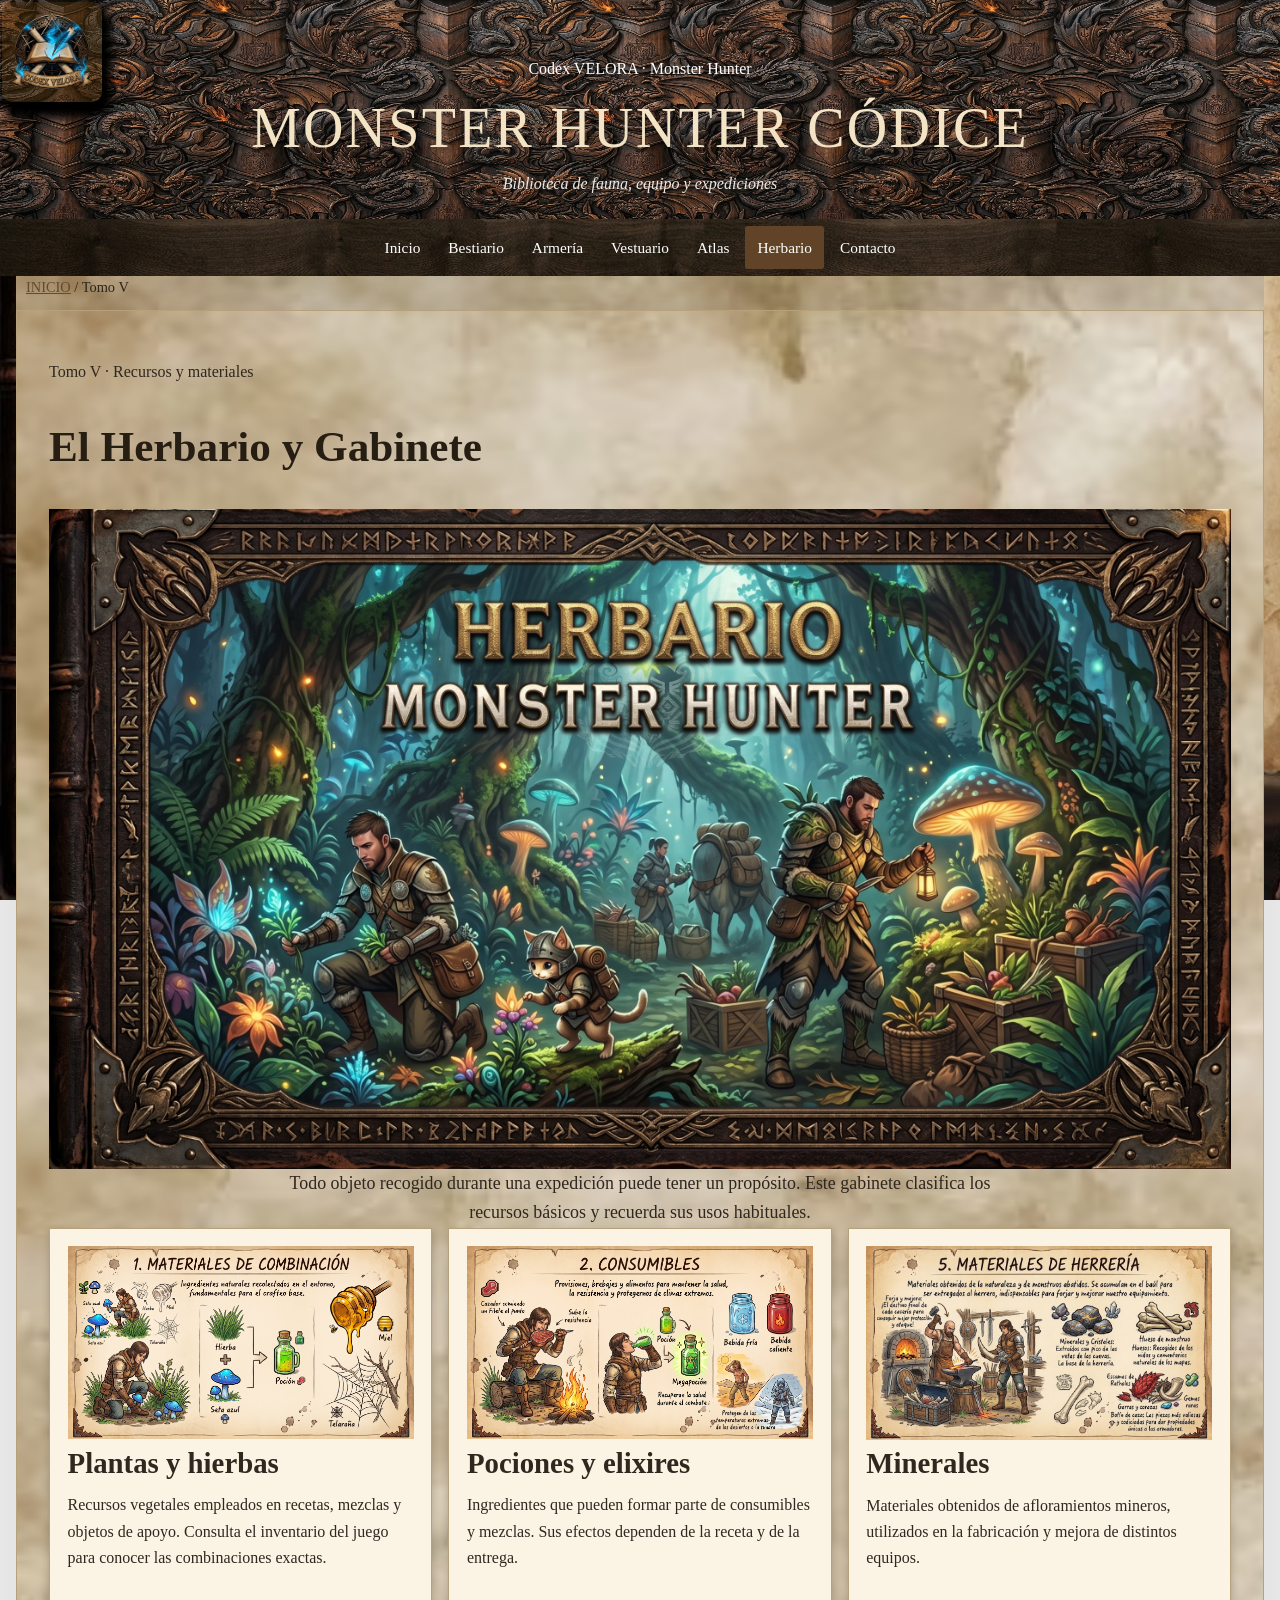
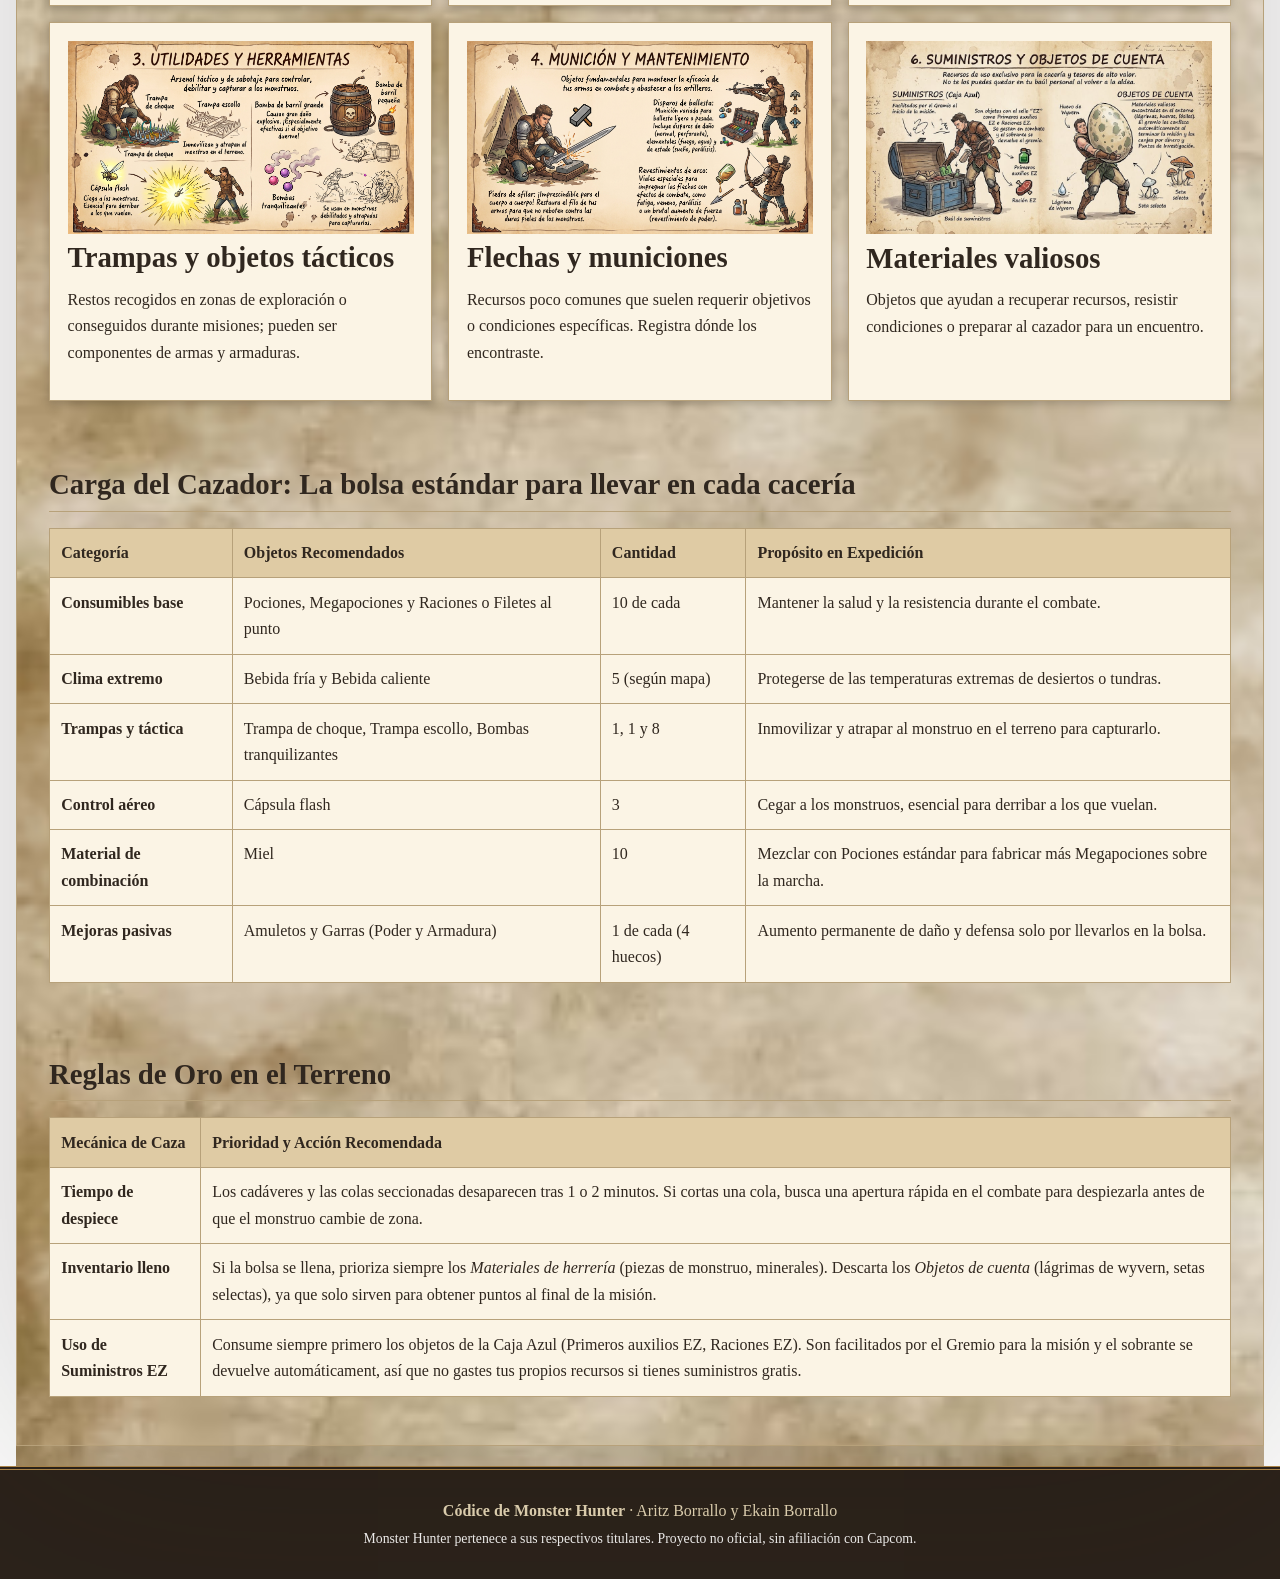
<file: Web/Paginas/herbario.html>
<!DOCTYPE html>
<html lang="es">
<!--CONFIGURACION-->

<head>
  <meta charset="utf-8">
  <meta name="viewport" content="width=device-width, initial-scale=1">
  <meta name="description"
    content="Consulta recursos, plantas, minerales y materiales de Monster Hunter para conseguir el mejor equipo posible.">
  <title>Herbario y Gabinete | MONSTER HUNTER CÓDICE</title>
  <link rel="stylesheet" href="../../Diseño/Estilos/estilos.css">
  <link rel="stylesheet" href="../../Diseño/Estilos/propio.css">
  <link rel="icon" type="image/png" href="../../Media/Imagenes/Logo-Empresa.png">
</head>
<!--{PAGINA}-->

<body>
  <!-- ==========================================
                    ENCABEZADO
    ========================================== -->
  <a class="Logo-navegador" href="#contenido"><img src="../../Media/Imagenes/Logo-Empresa.png" alt="Logo de la Empresa">
  </a>
  <header class="site-header">
    <div class="header-inner">
      <p class="eyebrow">Codex VELORA · Monster Hunter</p>
      <p class="site-title">MONSTER HUNTER CÓDICE</p>
      <p class="site-subtitle">Biblioteca de fauna, equipo y expediciones</p>
    </div>
  </header>
  <nav class="site-nav" aria-label="Navegación principal">
    <div class="nav-inner">
      <a href="../../index.html">Inicio</a>
      <a href="bestiario.html">Bestiario</a>
      <a href="armeria.html">Armería</a>
      <a href="vestuario.html">Vestuario</a>
      <a href="atlas.html">Atlas</a>
      <a href="herbario.html" aria-current="page">Herbario</a>
      <a href="contacto.html">Contacto</a>
    </div>
  </nav>

  <!-- ==========================================
                  CUERPO
  ========================================== -->
  <main id="contenido">
    <p class="breadcrumb"><a href="../../index.html">INICIO</a> / Tomo V</p>
    <section class="paper-panel">
      <!-- ======================== TITULAR ======================== -->
      <p class="eyebrow">Tomo V · Recursos y materiales</p>
      <h1>El Herbario y Gabinete</h1>
      <!--|   PORTADA  |-->
      <div class="Portada">
        <img src="../../Media/Imagenes/Portada-Herbario.jpg" alt="Portada del Herbario">
      </div>
      <p class="lead">Todo objeto recogido durante una expedición puede tener un propósito. Este gabinete clasifica los
        recursos básicos y recuerda sus usos habituales.</p>
      <!-- ======================== MATERIALES ======================== -->
      <div class="card-grid">
        <!--|   PLANTAS-HIERBAS   |-->
        <article class="archive-card">
          <span class="card-icon" aria-hidden="true">
            <img src="../../Media/Imagenes/Herbario-MaterialesDeCombinacion.jpg" alt="Materiales de combinación">
          </span>
          <h2>Plantas y hierbas</h2>
          <p>Recursos vegetales empleados en recetas, mezclas y objetos de apoyo. Consulta el inventario del juego para
            conocer las combinaciones exactas.</p>
        </article>
        <!--|   CONSUMIBLES   |-->
        <article class="archive-card">
          <span class="card-icon" aria-hidden="true">
            <img src="../../Media/Imagenes/Herbario-Consumibles.jpg" alt="Consumibles">
          </span>
          <h2>Pociones y elixires</h2>
          <p>Ingredientes que pueden formar parte de consumibles y mezclas. Sus efectos dependen de la receta y de la
            entrega.</p>
        </article>
        <!--|   MINERALES   |-->
        <article class="archive-card">
          <span class="card-icon" aria-hidden="true">
            <img src="../../Media/Imagenes/Herbario-MaterialesDeHerreria.jpg" alt="Materiales de herrería">
          </span>
          <h2>Minerales</h2>
          <p>Materiales obtenidos de afloramientos mineros, utilizados en la fabricación y mejora de distintos equipos.
          </p>
        </article>
        <!--|   UTILIDADES Y HERRAMIENTAS   |-->
        <article class="archive-card">
          <span class="card-icon" aria-hidden="true">
            <img src="../../Media/Imagenes/Herbario-UtilidadesHerramientas.jpg" alt="Utilidades y herramientas">
          </span>
          <h2>Trampas y objetos tácticos</h2>
          <p>Restos recogidos en zonas de exploración o conseguidos durante misiones; pueden ser componentes de armas y
            armaduras.</p>
        </article>
        <!--|   FLECHAS Y MUNICIONES   |-->
        <article class="archive-card">
          <span class="card-icon" aria-hidden="true">
            <img src="../../Media/Imagenes/Herbario-MunicionMantenimiento.jpg" alt="Municiones y mantenimiento">
          </span>
          <h2>Flechas y municiones</h2>
          <p>Recursos poco comunes que suelen requerir objetivos o condiciones específicas. Registra dónde los
            encontraste.</p>
        </article>
        <!--|   SUMINISTROS Y OBJETOS DE CUENTA   |-->
        <article class="archive-card">
          <span class="card-icon" aria-hidden="true">
            <img src="../../Media/Imagenes/Herbario-SuministrosObjetosDeCuenta.jpg"
              alt="Suministros y objetos de cuenta">
          </span>
          <h2>Materiales valiosos</h2>
          <p>Objetos que ayudan a recuperar recursos, resistir condiciones o preparar al cazador para un encuentro.</p>
        </article>
      </div>
      <h2 class="section-heading"> <br>Carga del Cazador: La bolsa estándar para llevar en cada cacería</h2>
      <table>
        <thead>
          <tr>
            <th>Categoría</th>
            <th>Objetos Recomendados</th>
            <th>Cantidad</th>
            <th>Propósito en Expedición</th>
          </tr>
        </thead>
        <tbody>
          <tr>
            <td><strong>Consumibles base</strong></td>
            <td>Pociones, Megapociones y Raciones o Filetes al punto</td>
            <td>10 de cada</td>
            <td>Mantener la salud y la resistencia durante el combate.</td>
          </tr>
          <tr>
            <td><strong>Clima extremo</strong></td>
            <td>Bebida fría y Bebida caliente</td>
            <td>5 (según mapa)</td>
            <td>Protegerse de las temperaturas extremas de desiertos o tundras.</td>
          </tr>
          <tr>
            <td><strong>Trampas y táctica</strong></td>
            <td>Trampa de choque, Trampa escollo, Bombas tranquilizantes</td>
            <td>1, 1 y 8</td>
            <td>Inmovilizar y atrapar al monstruo en el terreno para capturarlo.</td>
          </tr>
          <tr>
            <td><strong>Control aéreo</strong></td>
            <td>Cápsula flash</td>
            <td>3</td>
            <td>Cegar a los monstruos, esencial para derribar a los que vuelan.</td>
          </tr>
          <tr>
            <td><strong>Material de combinación</strong></td>
            <td>Miel</td>
            <td>10</td>
            <td>Mezclar con Pociones estándar para fabricar más Megapociones sobre la marcha.</td>
          </tr>
          <tr>
            <td><strong>Mejoras pasivas</strong></td>
            <td>Amuletos y Garras (Poder y Armadura)</td>
            <td>1 de cada (4 huecos)</td>
            <td>Aumento permanente de daño y defensa solo por llevarlos en la bolsa.</td>
          </tr>
        </tbody>
      </table>

      <br>

      <h2 class="section-heading">Reglas de Oro en el Terreno</h2>
      <table>
        <thead>
          <tr>
            <th>Mecánica de Caza</th>
            <th>Prioridad y Acción Recomendada</th>
          </tr>
        </thead>
        <tbody>
          <tr>
            <td><strong>Tiempo de despiece</strong></td>
            <td>Los cadáveres y las colas seccionadas desaparecen tras 1 o 2 minutos. Si cortas una cola, busca una
              apertura rápida en el combate para despiezarla antes de que el monstruo cambie de zona.</td>
          </tr>
          <tr>
            <td><strong>Inventario lleno</strong></td>
            <td>Si la bolsa se llena, prioriza siempre los <em>Materiales de herrería</em> (piezas de monstruo,
              minerales). Descarta los <em>Objetos de cuenta</em> (lágrimas de wyvern, setas selectas), ya que solo
              sirven para obtener puntos al final de la misión.</td>
          </tr>
          <tr>
            <td><strong>Uso de Suministros EZ</strong></td>
            <td>Consume siempre primero los objetos de la Caja Azul (Primeros auxilios EZ, Raciones EZ). Son facilitados
              por el Gremio para la misión y el sobrante se devuelve automáticament, así que no gastes tus propios
              recursos si tienes suministros gratis.</td>
          </tr>
        </tbody>
      </table>
    </section>
  </main>
  <!-- ==========================================
                    FINAL
    ========================================== -->
  <footer class="site-footer">
    <div class="site-footer-inner">
      <p><strong>Códice de Monster Hunter</strong> · Aritz Borrallo y Ekain Borrallo</p>
      <p class="small-print2">Monster Hunter pertenece a sus respectivos titulares. Proyecto no oficial, sin afiliación
        con Capcom.</p>
    </div>
  </footer>
</body>

</html>
</file>
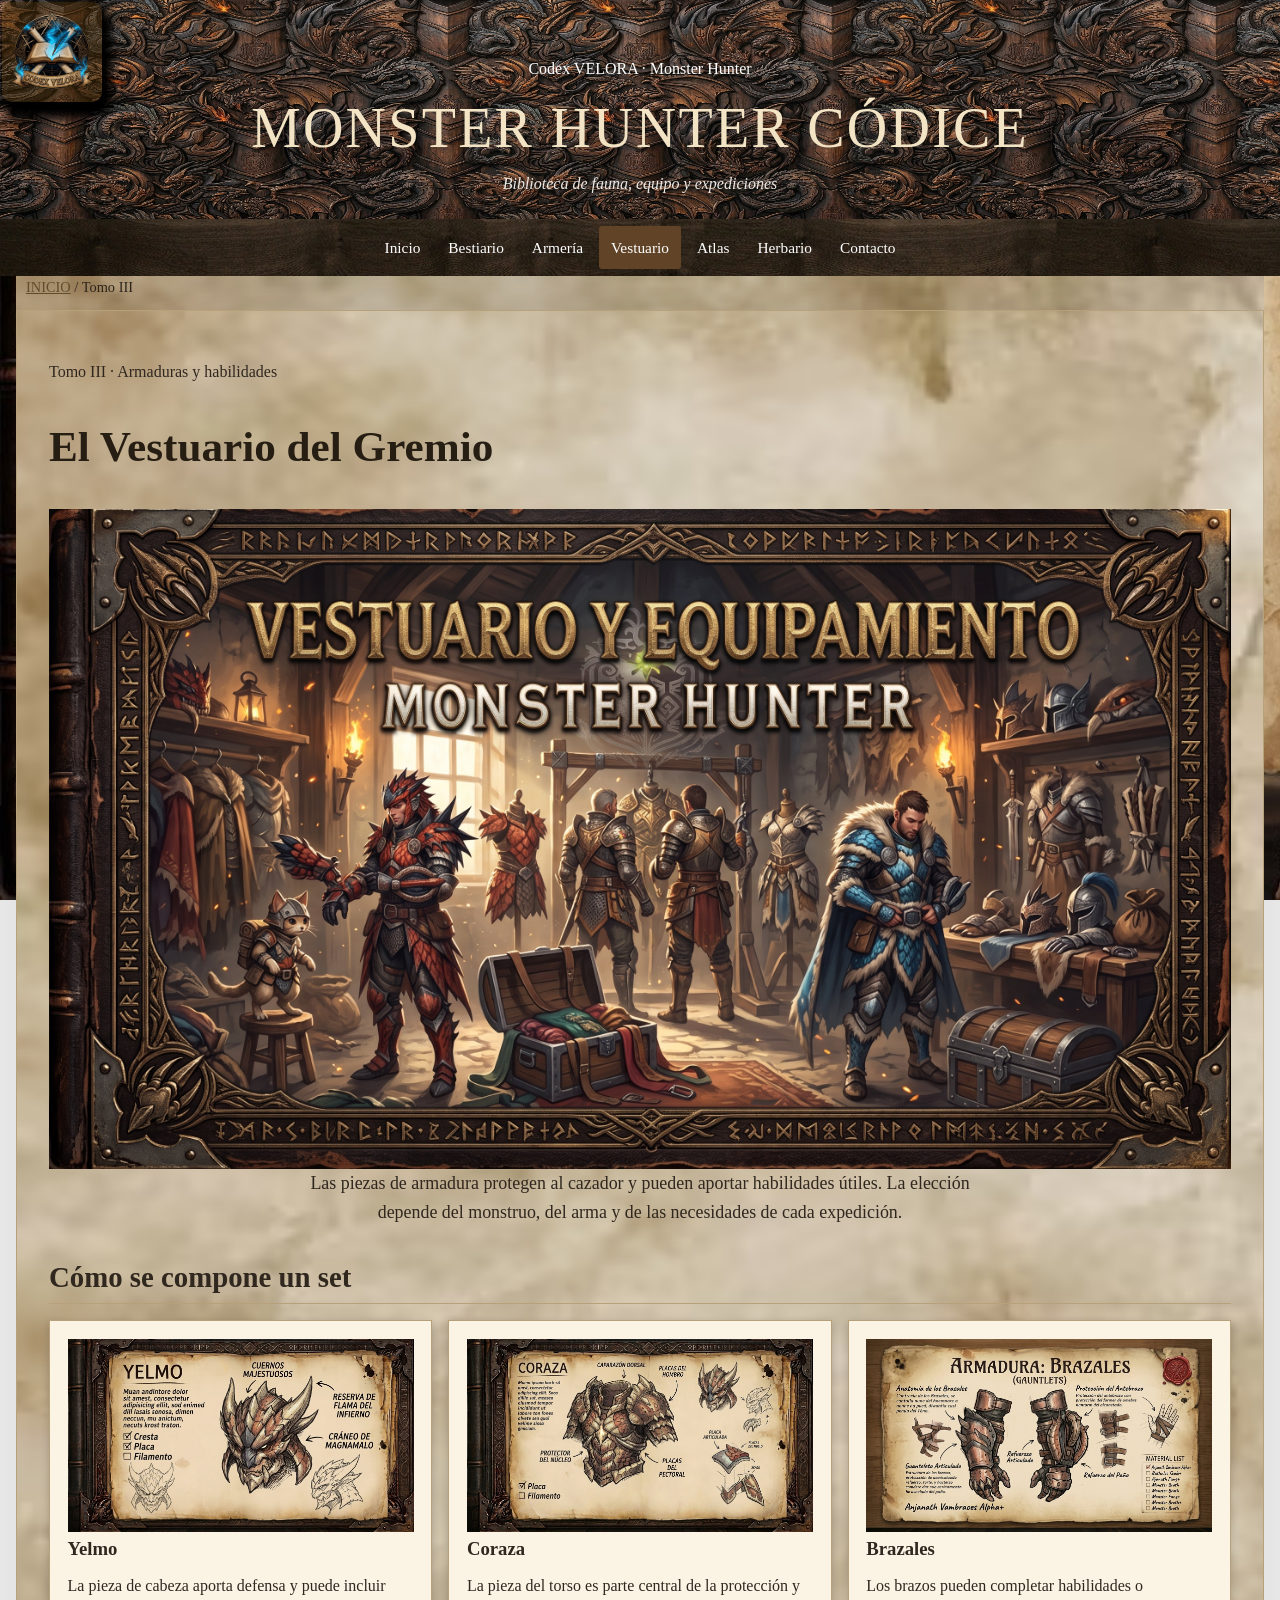
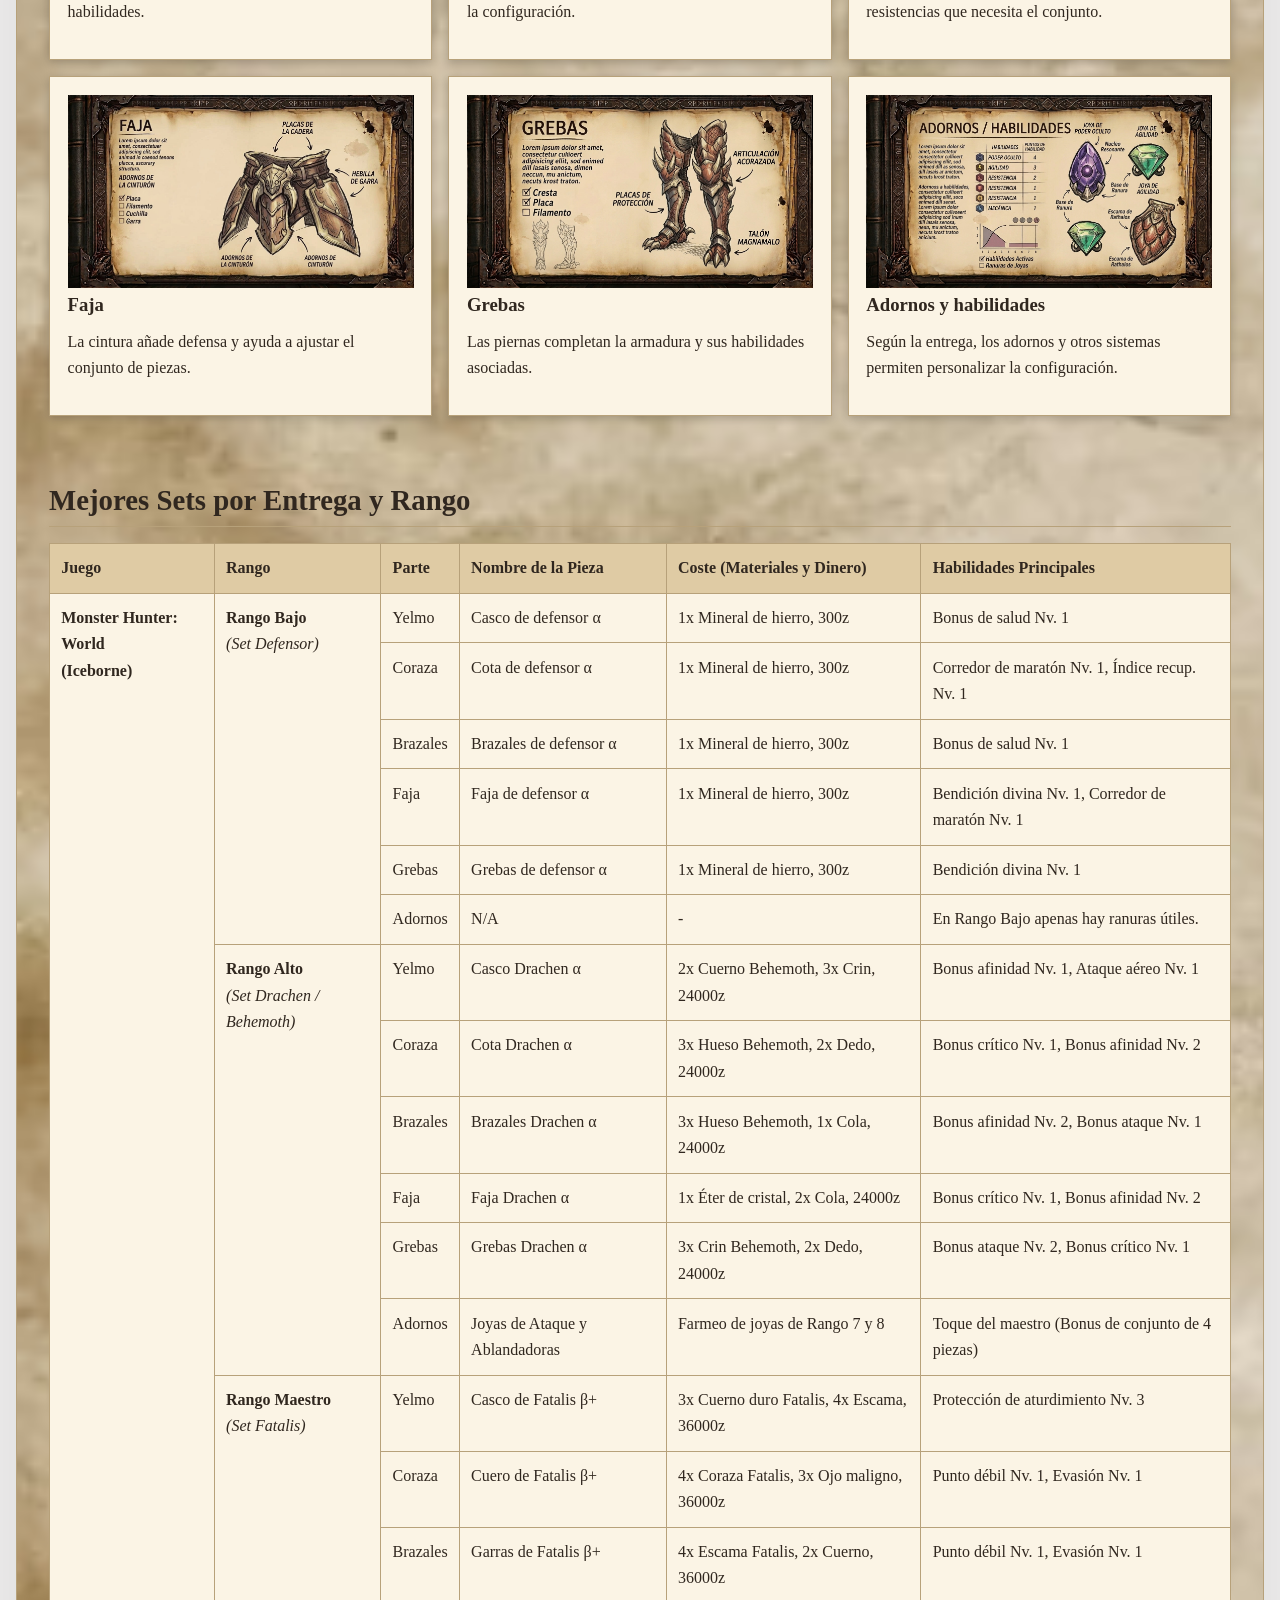
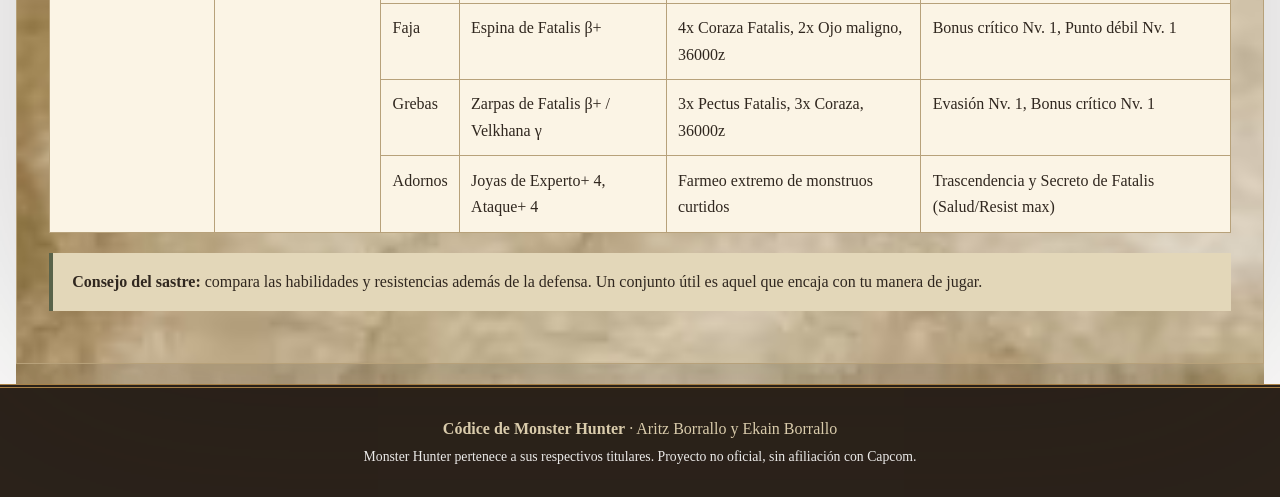
<file: Web/Paginas/vestuario.html>
<!DOCTYPE html>
<html lang="es">
<!--CONFIGURACION-->

<head>
  <meta charset="utf-8">
  <meta name="viewport" content="width=device-width, initial-scale=1">
  <meta name="description"
    content="Descubre cómo se conjuntan las armaduras, las habilidades y los materiales necesarios para elegir un equipo.">
  <title>Vestuario del Gremio | MONSTER HUNTER CÓDICE</title>
  <link rel="stylesheet" href="../../Diseño/Estilos/estilos.css">
  <link rel="stylesheet" href="../../Diseño/Estilos/propio.css">
  <link rel="icon" type="image/png" href="../../Media/Imagenes/Logo-Empresa.png">
</head>
<!--{PAGINA}-->

<body>
  <a class="Logo-navegador" href="#contenido"><img src="../../Media/Imagenes/Logo-Empresa.png" alt="Logo de la Empresa">
  </a>
  <header class="site-header">
    <div class="header-inner">
      <p class="eyebrow">Codex VELORA · Monster Hunter</p>
      <p class="site-title">MONSTER HUNTER CÓDICE</p>
      <p class="site-subtitle">Biblioteca de fauna, equipo y expediciones</p>
    </div>
  </header>
  <nav class="site-nav" aria-label="Navegación principal">
    <div class="nav-inner">
      <a href="../../index.html">Inicio</a>
      <a href="bestiario.html">Bestiario</a>
      <a href="armeria.html">Armería</a>
      <a href="vestuario.html" aria-current="page">Vestuario</a>
      <a href="atlas.html">Atlas</a>
      <a href="herbario.html">Herbario</a>
      <a href="contacto.html">Contacto</a>
    </div>
  </nav>

  <!-- ==========================================
                  CUERPO
  ========================================== -->
  <main id="contenido">
    <p class="breadcrumb"><a href="../../index.html">INICIO</a> / Tomo III</p>
    <section class="paper-panel">
      <!-- ======================== TITULAR ======================== -->
      <p class="eyebrow">Tomo III · Armaduras y habilidades</p>
      <h1>El Vestuario del Gremio</h1>
      <!--|   PORTADA  |-->
      <div class="Portada">
        <img src="../../Media/Imagenes/Portada-Vestuario.jpg" alt="Portada del Vestuario">
      </div>
      <p class="lead">Las piezas de armadura protegen al cazador y pueden aportar habilidades útiles. La elección
        depende del monstruo, del arma y de las necesidades de cada expedición.</p>
      <h2 class="section-heading">Cómo se compone un set</h2>
      <!-- ======================== VESTUARIO ======================== -->
      <div class="card-grid">
        <!--|   YELMO  |-->
        <article class="archive-card">
          <span class="card-icon" aria-hidden="true">
            <img src="../../Media/Imagenes/Vestimenta-Yelmo.jpg" alt="Yelmo">
          </span>
          <h3>Yelmo</h3>
          <p>La pieza de cabeza aporta defensa y puede incluir habilidades.</p>
        </article>
        <!--|   CORAZA  |-->
        <article class="archive-card">
          <span class="card-icon" aria-hidden="true">
            <img src="../../Media/Imagenes/Vestimenta-Coraza.jpg" alt="Coraza">
          </span>
          <h3>Coraza</h3>
          <p>La pieza del torso es parte central de la protección y la configuración.</p>
        </article>
        <!--|   BRAZALES  |-->
        <article class="archive-card">
          <span class="card-icon" aria-hidden="true">
            <img src="../../Media/Imagenes/Vestimenta-Brazales.jpg" alt="Brazales">
          </span>
          <h3>Brazales</h3>
          <p>Los brazos pueden completar habilidades o resistencias que necesita el conjunto.</p>
        </article>
        <!--|   FAJA  |-->
        <article class="archive-card">
          <span class="card-icon" aria-hidden="true">
            <img src="../../Media/Imagenes/Vestimenta-Faja.jpg" alt="Faja">
          </span>
          <h3>Faja</h3>
          <p>La cintura añade defensa y ayuda a ajustar el conjunto de piezas.</p>
        </article>
        <!--|   GREBAS  |-->
        <article class="archive-card">
          <span class="card-icon" aria-hidden="true">
            <img src="../../Media/Imagenes/Vestimenta-Grebas.jpg" alt="Grebas">
          </span>
          <h3>Grebas</h3>
          <p>Las piernas completan la armadura y sus habilidades asociadas.</p>
        </article>
        <!--|   ADORNOS  |-->
        <article class="archive-card">
          <span class="card-icon" aria-hidden="true">
            <img src="../../Media/Imagenes/Vestimenta-AdornosHabilidades.jpg" alt="Adornos y habilidades">
          </span>
          <h3>Adornos y habilidades</h3>
          <p>Según la entrega, los adornos y otros sistemas permiten personalizar la configuración.</p>
        </article>
      </div>
      <!-- ======================== MEJORES EQUIPAMIENTOS ======================== -->
      <h2 class="section-heading"> <br>Mejores Sets por Entrega y Rango</h2>
      <table>
        <!--|   CABEZA  |-->
        <thead>
          <tr>
            <th scope="col">Juego</th>
            <!-- scope="col" indica que cada encabezado describe una columna, si no lo pones W3C da error -->
            <th scope="col">Rango</th>
            <th scope="col">Parte</th>
            <th scope="col">Nombre de la Pieza</th>
            <th scope="col">Coste (Materiales y Dinero)</th>
            <th scope="col">Habilidades Principales</th>
          </tr>
        </thead>
        <tbody>
          <!--|   RANGO-BAJO  |-->
          <tr>
            <td rowspan="18"><strong>Monster Hunter: World<br>(Iceborne)</strong></td>
            <td rowspan="6"><strong>Rango Bajo</strong><br><em>(Set Defensor)</em></td>
            <td>Yelmo</td>
            <td>Casco de defensor α</td>
            <td>1x Mineral de hierro, 300z</td>
            <td>Bonus de salud Nv. 1</td>
          </tr>
          <tr>
            <td>Coraza</td>
            <td>Cota de defensor α</td>
            <td>1x Mineral de hierro, 300z</td>
            <td>Corredor de maratón Nv. 1, Índice recup. Nv. 1</td>
          </tr>
          <tr>
            <td>Brazales</td>
            <td>Brazales de defensor α</td>
            <td>1x Mineral de hierro, 300z</td>
            <td>Bonus de salud Nv. 1</td>
          </tr>
          <tr>
            <td>Faja</td>
            <td>Faja de defensor α</td>
            <td>1x Mineral de hierro, 300z</td>
            <td>Bendición divina Nv. 1, Corredor de maratón Nv. 1</td>
          </tr>
          <tr>
            <td>Grebas</td>
            <td>Grebas de defensor α</td>
            <td>1x Mineral de hierro, 300z</td>
            <td>Bendición divina Nv. 1</td>
          </tr>
          <tr>
            <td>Adornos</td>
            <td>N/A</td>
            <td>-</td>
            <td>En Rango Bajo apenas hay ranuras útiles.</td>
          </tr>
          <!--|   RANGO-ALTO  |-->
          <tr>
            <td rowspan="6"><strong>Rango Alto</strong><br><em>(Set Drachen / Behemoth)</em></td>
            <td>Yelmo</td>
            <td>Casco Drachen α</td>
            <td>2x Cuerno Behemoth, 3x Crin, 24000z</td>
            <td>Bonus afinidad Nv. 1, Ataque aéreo Nv. 1</td>
          </tr>
          <tr>
            <td>Coraza</td>
            <td>Cota Drachen α</td>
            <td>3x Hueso Behemoth, 2x Dedo, 24000z</td>
            <td>Bonus crítico Nv. 1, Bonus afinidad Nv. 2</td>
          </tr>
          <tr>
            <td>Brazales</td>
            <td>Brazales Drachen α</td>
            <td>3x Hueso Behemoth, 1x Cola, 24000z</td>
            <td>Bonus afinidad Nv. 2, Bonus ataque Nv. 1</td>
          </tr>
          <tr>
            <td>Faja</td>
            <td>Faja Drachen α</td>
            <td>1x Éter de cristal, 2x Cola, 24000z</td>
            <td>Bonus crítico Nv. 1, Bonus afinidad Nv. 2</td>
          </tr>
          <tr>
            <td>Grebas</td>
            <td>Grebas Drachen α</td>
            <td>3x Crin Behemoth, 2x Dedo, 24000z</td>
            <td>Bonus ataque Nv. 2, Bonus crítico Nv. 1</td>
          </tr>
          <tr>
            <td>Adornos</td>
            <td>Joyas de Ataque y Ablandadoras</td>
            <td>Farmeo de joyas de Rango 7 y 8</td>
            <td>Toque del maestro (Bonus de conjunto de 4 piezas)</td>
          </tr>
          <!--|   RANGO-MAESTRO  |-->
          <tr>
            <td rowspan="6"><strong>Rango Maestro</strong><br><em>(Set Fatalis)</em></td>
            <td>Yelmo</td>
            <td>Casco de Fatalis β+</td>
            <td>3x Cuerno duro Fatalis, 4x Escama, 36000z</td>
            <td>Protección de aturdimiento Nv. 3</td>
          </tr>
          <tr>
            <td>Coraza</td>
            <td>Cuero de Fatalis β+</td>
            <td>4x Coraza Fatalis, 3x Ojo maligno, 36000z</td>
            <td>Punto débil Nv. 1, Evasión Nv. 1</td>
          </tr>
          <tr>
            <td>Brazales</td>
            <td>Garras de Fatalis β+</td>
            <td>4x Escama Fatalis, 2x Cuerno, 36000z</td>
            <td>Punto débil Nv. 1, Evasión Nv. 1</td>
          </tr>
          <tr>
            <td>Faja</td>
            <td>Espina de Fatalis β+</td>
            <td>4x Coraza Fatalis, 2x Ojo maligno, 36000z</td>
            <td>Bonus crítico Nv. 1, Punto débil Nv. 1</td>
          </tr>
          <tr>
            <td>Grebas</td>
            <td>Zarpas de Fatalis β+ / Velkhana γ</td>
            <td>3x Pectus Fatalis, 3x Coraza, 36000z</td>
            <td>Evasión Nv. 1, Bonus crítico Nv. 1</td>
          </tr>
          <tr>
            <td>Adornos</td>
            <td>Joyas de Experto+ 4, Ataque+ 4</td>
            <td>Farmeo extremo de monstruos curtidos</td>
            <td>Trascendencia y Secreto de Fatalis (Salud/Resist max)</td>
          </tr>
        </tbody>
      </table>
      <aside class="note"><strong>Consejo del sastre:</strong> compara las habilidades y resistencias además de la
        defensa. Un conjunto útil es aquel que encaja con tu manera de jugar.</aside>
    </section>
  </main>
  <footer class="site-footer">
    <div class="site-footer-inner">
      <p><strong>Códice de Monster Hunter</strong> · Aritz Borrallo y Ekain Borrallo</p>
      <p class="small-print2">Monster Hunter pertenece a sus respectivos titulares. Proyecto no oficial, sin afiliación
        con Capcom.</p>
    </div>
  </footer>
</body>

</html>
</file>
<file: Diseño/Estilos/estilos.css>
/* Identifica unos colores con texto */
:root {
  --ink: #30271f;
  --ink-soft: #554433;
  --paper: #f0e4c8;
  --paper-light: #fbf4e5;
  --paper-dark: #d8c49c;
  --gold: #b28a4c;
  --moss: #59634a;
  --line: #b7a17a;
  --shadow: rgba(25, 18, 12, .22);
  --border-monster: #5f5f5f;
}

/* Da forma a las cajas de texto */
* {
  box-sizing: border-box;
}

html {
  scroll-behavior: smooth;
}

/* Da forma al cuerpo */
body {
  margin: 0;
  color: var(--ink);
  font-family: Georgia, "Times New Roman", serif;
  line-height: 1.65;

}

/* Da forma a las imagenes */
img {
  max-width: 100%;
  display: block;
}

/* Da color a los links */
a {
  color: rgb(103, 80, 47);
}

/* cambia el color de los links al pasar el cursor por encima */
a:hover,
a:focus-visible {
  color: #9a6429;
}

/* Ajusta el header, main, nav y footer */
.header-inner,
.nav-inner,
main,
.site-footer-inner {
  width: min(1300px, calc(100% - 2rem));
  margin-inline: auto
}

/* Ajusta el header */
.header-inner {
  padding: 2.5rem 0 1.35rem;
  text-align: center;
}

/* Ajusta el header */
.site-title {
  margin: 0;
  color: #f5e7c7;
  font-size: clamp(2rem, 6vw, 3.5rem);
  line-height: 1.08;
  letter-spacing: .04em;
  text-transform: uppercase;
}

/* Ajusta el texto del header */
.site-subtitle {
  margin: .75rem 0 0;
  color: #f1f0ed;
  font-style: italic;
}

/* Ajusta el menu */
.site-nav {
  background-image: url('../../Media/Imagenes/Patron-tablas.jpg');
  position: sticky;
  top: 0;
  z-index: 100;
}

/* Ajusta el menu */
.nav-inner {
  display: flex;
  flex-wrap: wrap;
  justify-content: center;
  gap: .25rem;
  padding: .45rem 0;
}

/* Ajusta los links del menu */
.site-nav a {
  display: inline-block;
  padding: .55rem .75rem;
  border-radius: 3px;
  color: white;
  text-decoration: none;
  font-size: .96rem;
}

/* Hace efectos al pasar el cursor por el menu */
.site-nav a:hover,
.site-nav a:focus-visible,
.site-nav a[aria-current="page"] {
  background: #614427;
  color: white;
}

/* Ajusta el main */
main {
  padding: 0rem 0 1.25rem;
  min-height: 60vh;
}

/* Ajusta los section */
.paper-panel {
  background: #2c231b00;
  border: 1px solid var(--line);
  box-shadow: 0 8px 240px var(--shadow);
  padding: clamp(0.5rem, 3vw, 2rem);
  position: relative;
}

/* Ajusta el contenedor del cuadro del inicio */
.panel {
  background-image: url('../../Media/Imagenes/Fondo-inicio-cuadro.jpg');
  background-repeat: no-repeat;
  background-position: center;
  background-size: 120% 130%;
  /* Ajuste exacto al contenedor */
  margin: 0 auto;
}

/* Ajusta el cuadro con el texto del inicio */
.hero {
  text-align: center;
  padding-bottom: 120px;
  position: relative;
}

/* Ajusta el texto del centro del cuadro del inicio */
.hero-texto {
  display: flex;
  flex-direction: column;
  align-items: center;
  margin: 0 auto;
  width: 85%;
}

/* Ajusta el "h1" del cuadro del inicio */
.hero h1 {
  font-size: clamp(1.5rem, 2.5vw, 2.5rem);
  color: #271e13;
  line-height: 1.1;
}

/* Ajusta el texto secundario del cuadro del inicio */
.hero .lead {
  font-size: clamp(1rem, 3vw, 2rem);
  margin: 0 auto 1.5vw auto;
  width: 80%;
  line-height: 1.3;
}

/* Ajusta el texto central del cuadro del inicio*/
.hero .centro {
  font-size: clamp(0.6rem, 1.2vw, 1rem);
  margin: 0 auto 2vw auto;
  width: 80%;
  line-height: 1.3;
}

/* Ajusta el botón del cuadro del inicio */
.hero .button-link {
  font-size: clamp(0.7rem, 1.2vw, 1rem);
  padding: 1vw 2.5vw;
  display: inline-block;
}

/* Ajusta el "h1", "h2" y "h3" */
h1,
h2,
h3 {
  line-height: 1.2;
}

/* Ajusta el "h1" */
h1 {
  font-size: clamp(1.8rem, 4vw, 2.7rem);
  color: #271e13;
}

/* Ajusta el "h2" */
h2 {
  margin-top: 0;
  font-size: clamp(1.35rem, 3vw, 1.8rem);
}

/* Ajusta el "h3" */
h3 {
  margin-bottom: .35rem;
}

/* Ajusta el texto del cuadro del inicio */
.lead {
  max-width: 720px;
  font-size: 1.12rem;
  text-align: center;
  margin: 0 auto;
  width: 60%;
}

/* Ajusta el texto "lead" de la pagina contacto */
.lead-contacto {
  max-width: 720px;
  font-size: 1.12rem;

}

/* Ajusta las lineas finas de las paginas */
.section-heading {
  margin: 2rem 0 1rem;
  padding-bottom: .55rem;
  border-bottom: 1px solid var(--line);
}

/* Ajusta los bloques de texto en blanco de las paginas  */
.card-grid {
  display: grid;
  grid-template-columns: repeat(3, minmax(0, 1fr));
  gap: 1rem;
}

/* Ajusta los bloques de texto en blanco de las paginas  */
.archive-card {
  display: flex;
  flex-direction: column;
  min-height: 100%;
  padding: 1.1rem;
  background: var(--paper-light);
  border: 1px solid var(--line);
  box-shadow: 0 3px 8px var(--shadow);
}

/* Ajusta los textos de los bloques  */
.card-icon {
  font-size: 2.4rem;
}

/* Ajusta los "h2" y "h3" de los bloques en blanco de las paginas  */
.archive-card h2,
.archive-card h3 {
  margin: .4rem 0;
}

/* Ajusta los textos de los bloques en blanco de las paginas  */
.archive-card p {
  margin-top: .35rem;
}

/* Ajusta los links de los bloques en blanco de las paginas  */
.archive-card a {
  margin-top: auto;
  font-weight: bold;
}

/* Ajusta las notas  */
.note {
  padding: 1rem 1.2rem;
  border-left: 4px solid var(--moss);
  background: #e3d7b9;
  margin: 1.25rem 0;
}

/* Ajusta la lista de armeria  */
.detail-list {
  padding-left: 1.25rem;
}

/* Ajusta la lista de armeria  */
.detail-list li {
  margin: .35rem 0;
}

/* Ajusta los articulos de atlas y bestiario  */
.entry {
  display: grid;
  grid-template-columns: 210px 1fr;
  gap: 1rem;
  padding: 1rem 0;
  border-bottom: 1px dashed var(--line);
}

/* Ajusta los articulos de atlas y bestiario  */
.entry:last-child {
  border-bottom: 0;
}

/* Ajusta el bloque de las imagenes de atlas y bestiario  */
.entry-symbol {
  display: grid;
  place-items: center;
  max-height: 120px;
  background: #e1d0aa;
  border: 3px solid var(--border-monster);
  font-size: 2.5rem;
}

/* Ajusta el "h2" de atlas y bestiario  */
.entry h2 {
  margin-bottom: .35rem;
}

/* Ajusta los textos de los article de atlas y bestiario */
.meta {
  color: var(--ink-soft);
  font-size: .92rem;
}

/* Ajusta las tablas */
table {
  width: 100%;
  border-collapse: collapse;
  margin: 1rem 0;
  background: var(--paper-light);
}

/* Ajusta los "th" y "td" */
th,
td {
  border: 1px solid var(--line);
  padding: .7rem;
  text-align: left;
  vertical-align: top;
}

/* Ajusta los "th" */
th {
  background: #dfcba4;
}

/* Ajusta los cuadros en blanco del cuestionario */
form {
  display: grid;
  gap: 1rem;
  max-width: 760px;
}

/* Ajusta los textos del cuestionario */
.form-row {
  display: grid;
  gap: .35rem;
}

/* Ajusta los textos del cuestionario */
label {
  font-weight: bold;
}

/* Ajusta los el cuestionario */
input,
select,
textarea {
  width: 100%;
  padding: .75rem;
  color: var(--ink);
  background: #fffaf0;
  border: 1px solid #9e8966;
  border-radius: 2px;
  font: inherit;
}

/* Ajusta los bloques en blanco del cuestionario */
textarea {
  min-height: 150px;
  resize: vertical;
}

/* Ajusta los los botones del cuestionario */
button,
.button-link {
  display: inline-block;
  width: fit-content;
  padding: .75rem 1.15rem;
  border: 1px solid #201912;
  border-radius: 2px;
  color: var(--paper-light);
  background: var(--ink);
  font: inherit;
  text-decoration: none;
  cursor: pointer;
}

/* Hace efectos al pasar el cursor por los botones */
button:hover,
.button-link:hover {
  background: var(--moss);
  color: white;
}

/* Ajusta los links y el texto de navegacion de inicio de la pagina */
.breadcrumb {
  margin: 0 10px 10px;
  font-size: .9rem;
}

/* Hace efectos al pasar el cursor por los botones */
.site-footer {
  color: #e8d9b8;
  background: #2c231b;
  border-top: 4px double var(--gold);
}

/* Ajusta el footer */
.site-footer-inner {
  padding: 1.5rem 0;
  text-align: center;
}

/* Ajusta el texto del footer */
.site-footer p {
  margin: .25rem 0;
}

/* Ajusta el footer */
.small-print {
  color: hsl(28, 22%, 15%);
  font-size: .86rem;
}

/* Ajusta el footer */
.small-print2 {
  color: hsl(30, 12%, 97%);
  font-size: .86rem;
}

/* Ajusta los "hr" */
hr {
  border: 0;
  border-top: 1px solid var(--line);
  margin: 1.5rem 0;
}

/* Ajusta las paginas a movil de 760px */
@media (max-width: 760px) {
  .card-grid {
    grid-template-columns: repeat(2, minmax(0, 1fr));
  }

  .two-column {
    grid-template-columns: 1fr;
  }

  .nav-inner {
    gap: 0;
  }

  .site-nav a {
    padding: .5rem .55rem;
    font-size: .9rem;
  }
}

/* Ajusta las paginas a movil de 480px */
@media (max-width: 480px) {

  .header-inner,
  .nav-inner,
  main,
  .site-footer-inner {
    width: min(100% - 1rem, 1120px);
  }

  main {
    padding-top: 1rem;
  }

  .card-grid {
    grid-template-columns: 1fr;
  }

  .entry {
    grid-template-columns: 70px 1fr;
    gap: .7rem;
  }

  .entry-symbol {
    min-height: 75px;
    font-size: 2rem;
  }

  th,
  td {
    padding: .45rem;
    font-size: .9rem;
  }
}
</file>
<file: Diseño/Estilos/propio.css>
/* Ajusta el contenido de las pagina */
     html {
         background-image: url('../../Media/Imagenes/Marco-Libreria.jpg');
         background-repeat: no-repeat;
         background-size: cover;
         background-attachment: fixed;
     }

     /* Ajusta el main */
     main {
         background-image: url('../../Media/Imagenes/FolioViejo.avif');
         background-repeat: no-repeat;
         background-size: cover;
     }


     /* Ajusta los iconos de los libros */
     .iconos {
         width: 150px;
         height: auto;
         position: absolute;
         top: 45px;
         left: 215px;
     }

     /* Ajusta los libros. */
     .Fondo-libro {
         margin: 10px;
         display: flex;
         flex-direction: column;
         padding: 1.8rem;
         background: url("../../Media/Imagenes/Libro-antiguo.png") no-repeat center/cover;
         height: 310px;
         position: relative;
     }

     /* Hace que los libros aumenten el tamaño al pasar el cursor por encima */
     .Fondo-libro:hover {
         height: 320px;
     }

     /* Ajusta los titulos "h2" y "h3" de los libros. */
     .Fondo-libro h2,
     .Fondo-libro h3 {
         margin: .4rem 1.25rem 0;
         margin-top: 0;
         color: black;
         text-align: left;
         padding-right: 40%;
     }

     /* Ajusta los textos de los libros. */
     .Fondo-libro p {
         margin-top: .35rem;
         margin: .1rem 1.25rem 0;
         color: black;
         font-size: 1.2rem;
         padding-right: 45%;
         line-height: 1.4;
     }

     /* Ajusta los links de los libros. */
     .Fondo-libro a {
         position: absolute;
         top: 120px;
         left: 202px;
         text-align: center;
         width: 150px;
         font-weight: bold;
         font-size: .9rem;
         color: rgb(0, 0, 0);
         margin: 0;
     }

     /* Hace que los bloques de tomo de los libros se ajusten y se posicionen. */
     .tomo {
         display: inline-block;
         width: fit-content;
         padding: .15rem .5rem;
         border: 1px solid var(--line);
         background: #e4d3af;
         font-size: .78rem;
         letter-spacing: .04em;
         text-transform: uppercase;
         margin-bottom: 20px;
         margin: 1rem 2rem 0;
     }

     /* Hace que los los libros se repitan 3 veces en horizontal y 2 en vertical. */
     .card-grid-libros {
         display: grid;
         grid-template-columns: repeat(3, minmax(0, 1fr));
         gap: 1rem;
     }

     /* Hace que el "h2" del index se centre. */
     .centro {
         text-align: center;
         margin: 0 auto;
         width: 60%;
     }

     /* Hace que el "h1" del index se baje. */
     #titulo-bajo {
         margin-top: 120px;
     }

     /* Hace que la imagen de la pagina contacte se ajuste. */
     .Img-Contacto {
         display: block;
         width: 400px;
         height: auto;
         margin: auto 820px;
         border-radius: 5px;
         position: absolute;
     }

     /* da forma y efectos al logo del navegador */
     .Logo-navegador {
         position: absolute;
         left: 2px;
         top: 2px;
         padding: 0 0;
         width: clamp(60px, 15vw, 100px);
         background: rgba(67, 42, 5, 0.462);
         box-shadow: 5px 10px 10px 5px black;
         border-radius: 10px;
     }

     /* Hace que la imagen del logo se ajuste */
     .Logo-navegador img {
         width: 100%;
         height: auto;
     }

     /* Hace que la imagen del logo se haga mas pequeña al pasar el cursor por encima */
     .Logo-navegador:hover {
         width: 5rem;
         transition: 0.5s;
     }

     /* Ajusta la imagen del navegador y el color de su texto */
     .site-header {
         color: white;
         background-image: url('../../Media/Imagenes/Navegador.jpg');
         background-size: cover;
         background-position: center;
         background-size: 60% 100%;
         background-position: center center;
     }
    /* Ajusta la parte de contactos de aceptar notificaciones  */
     .boletin {
         margin-bottom: 20px;
     }


     /* Ajusta las paginas a movil de 760px */
     @media (max-width: 760px) {
         .card-grid-libros {
             display: grid;
             grid-template-columns: repeat(2, minmax(0, 1fr));

         }

         .Fondo-libro {
             height: min-content;

    }
    }
/* Ajusta las paginas a movil de 400px. Es copiar lo mismo que el original pero en @media con nuevas dimensiones */
    @media (max-width: 400px) {
        .card-grid-libros {
            display: grid;
            grid-template-columns: repeat(1, minmax(0, 1fr));
            gap: 1rem;
        }
        .Fondo-libro {
            height: 280px;
        }

         .Fondo-libro:hover {
             height: 300px;
         }

         .iconos {
             width: 150px;
             left: 180px;
         }

         .pos-izquierda {
             left: 200px;
             width: 90px;
         }

         .Fondo-libro p {
             font-size: 1.2rem;
         }

         .hero h1 {
             font-size: clamp(1.1rem, 2.5vw, 2.5rem);
             /* Se encoge solo */
             color: #271e13;
             line-height: 1.1;
         }
     }
</file>
